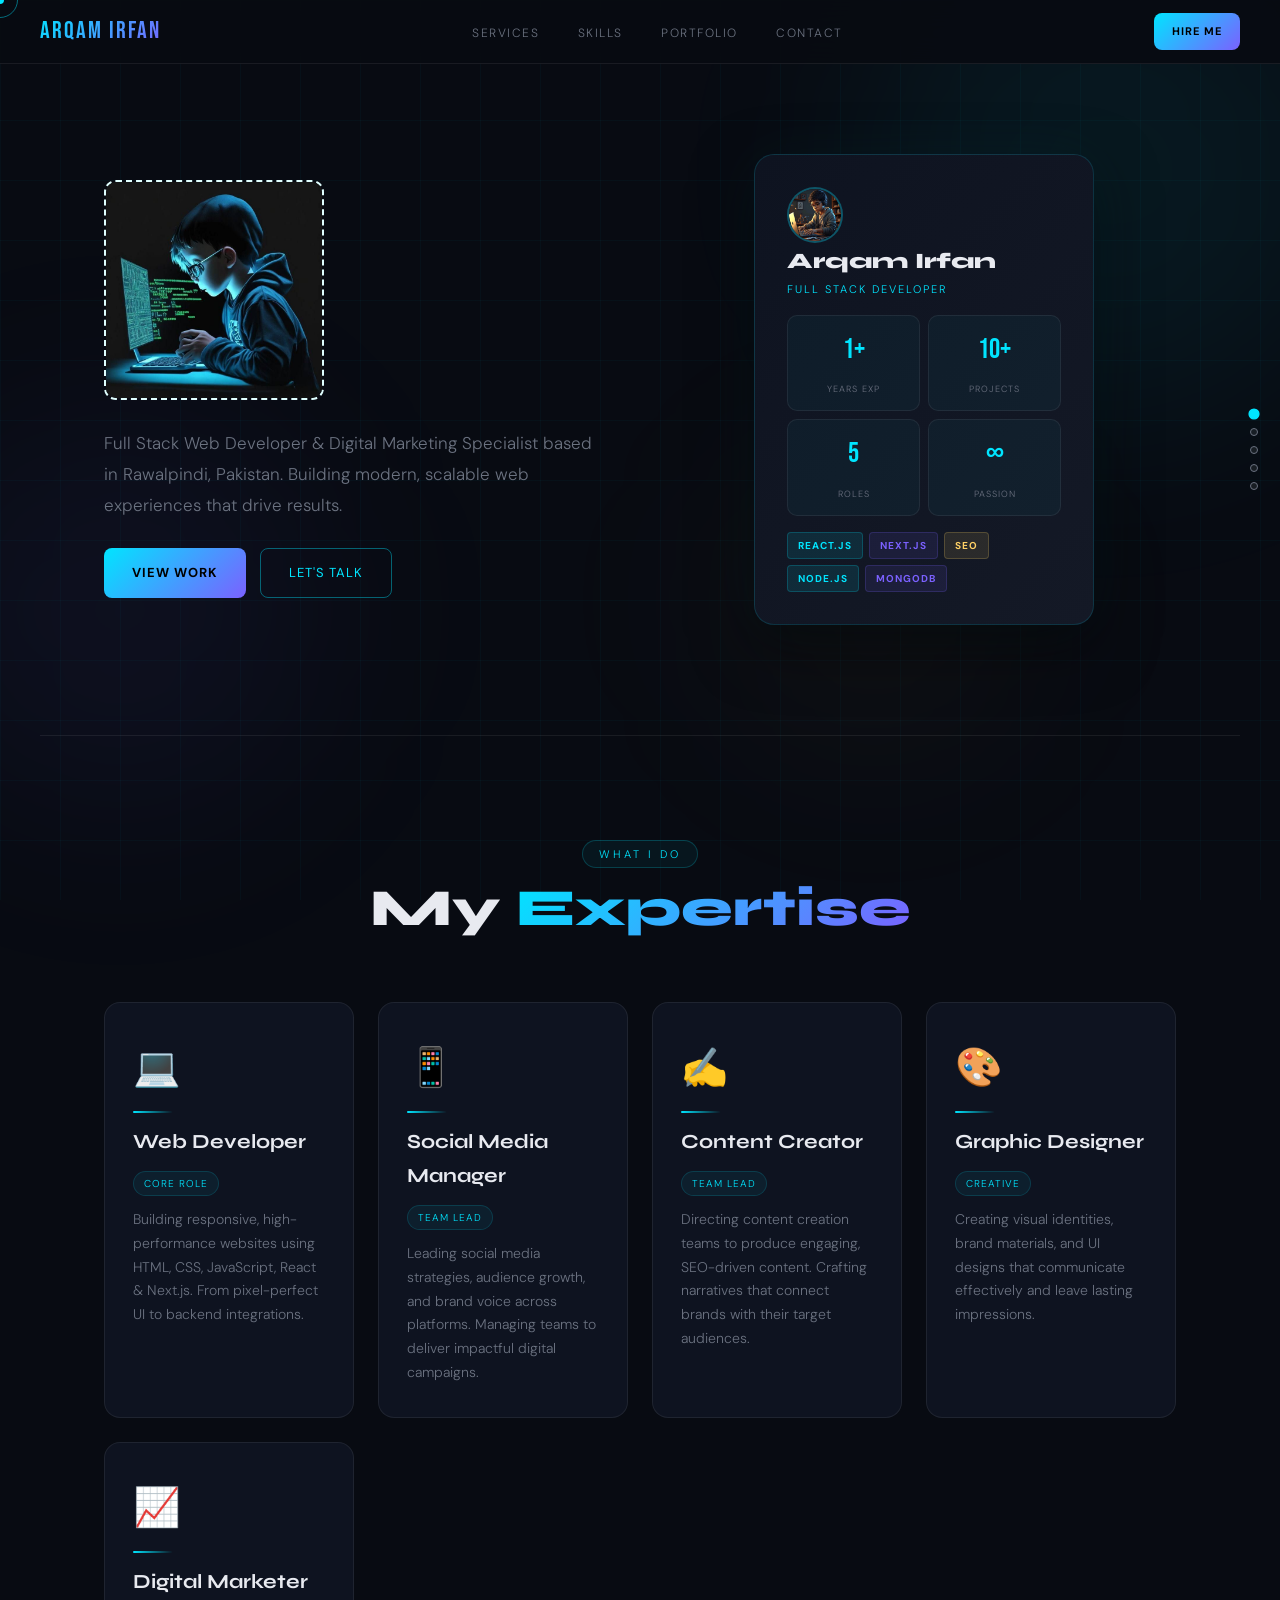
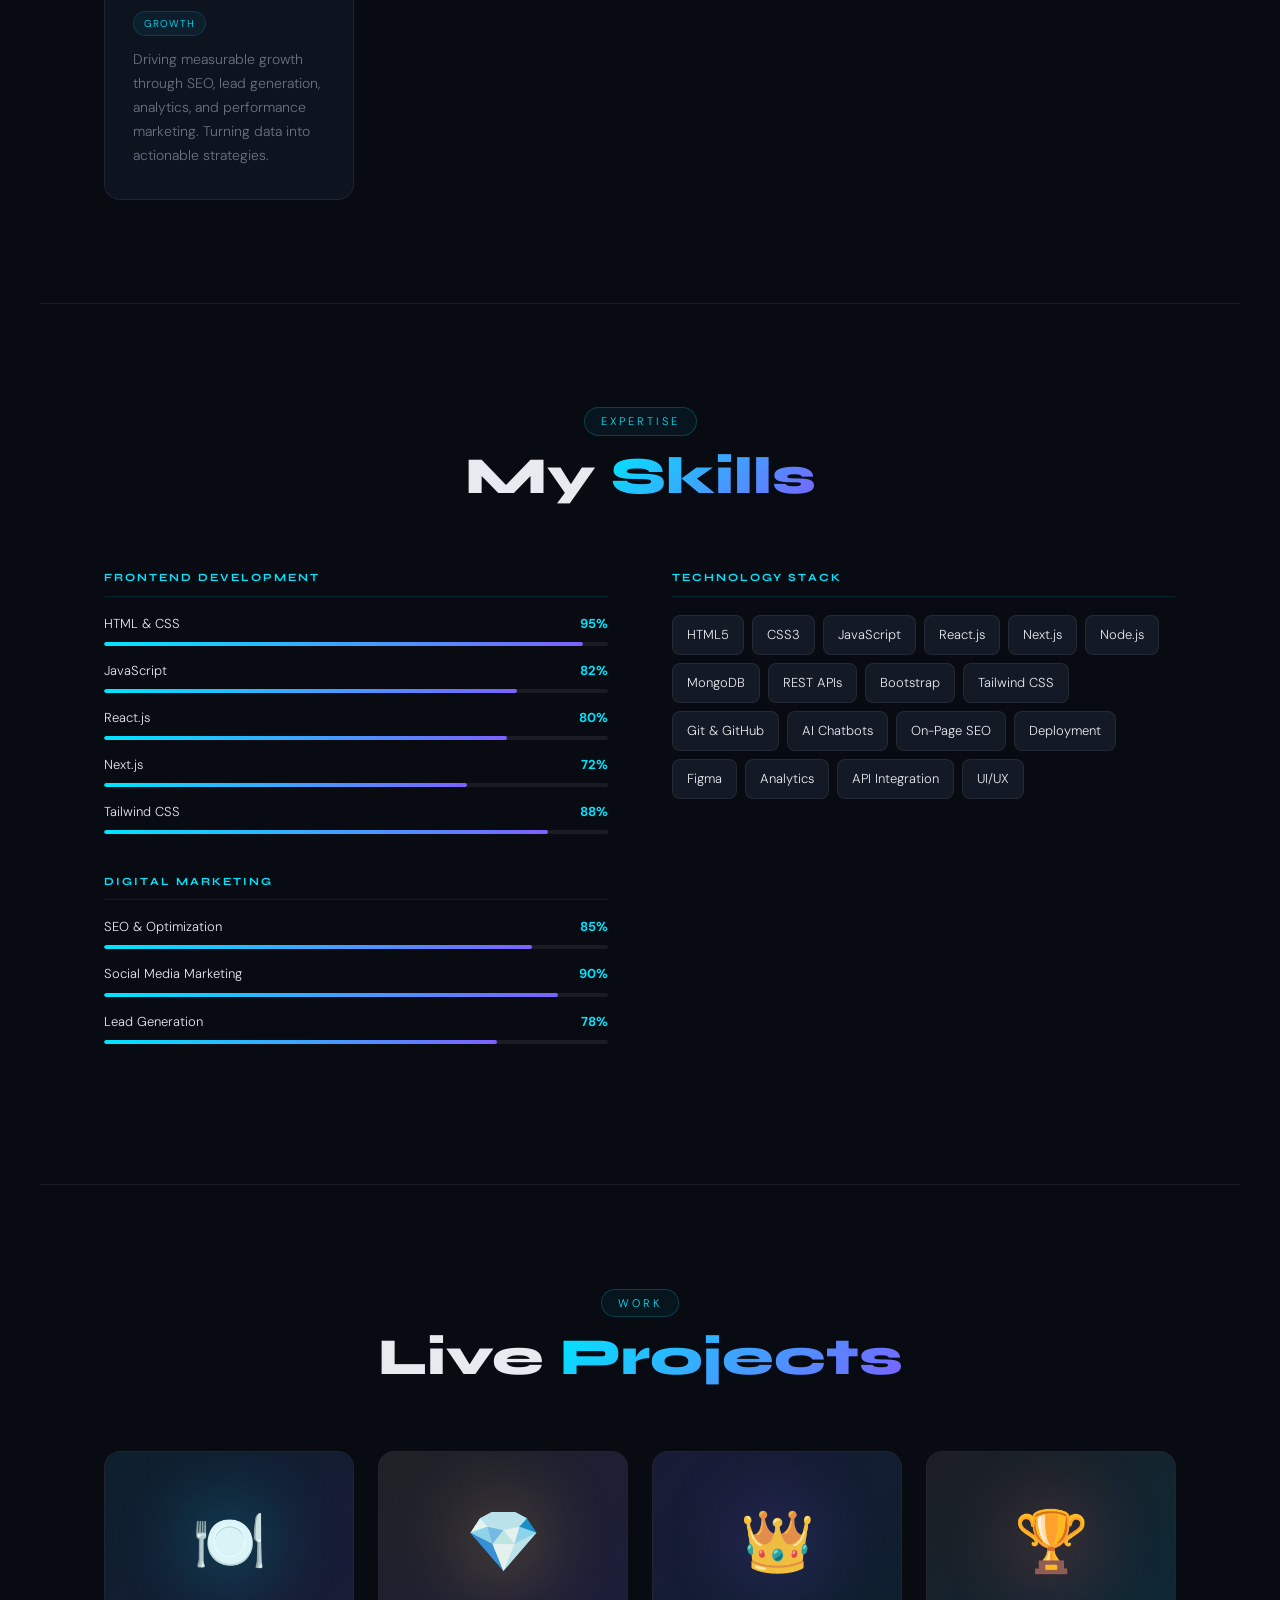
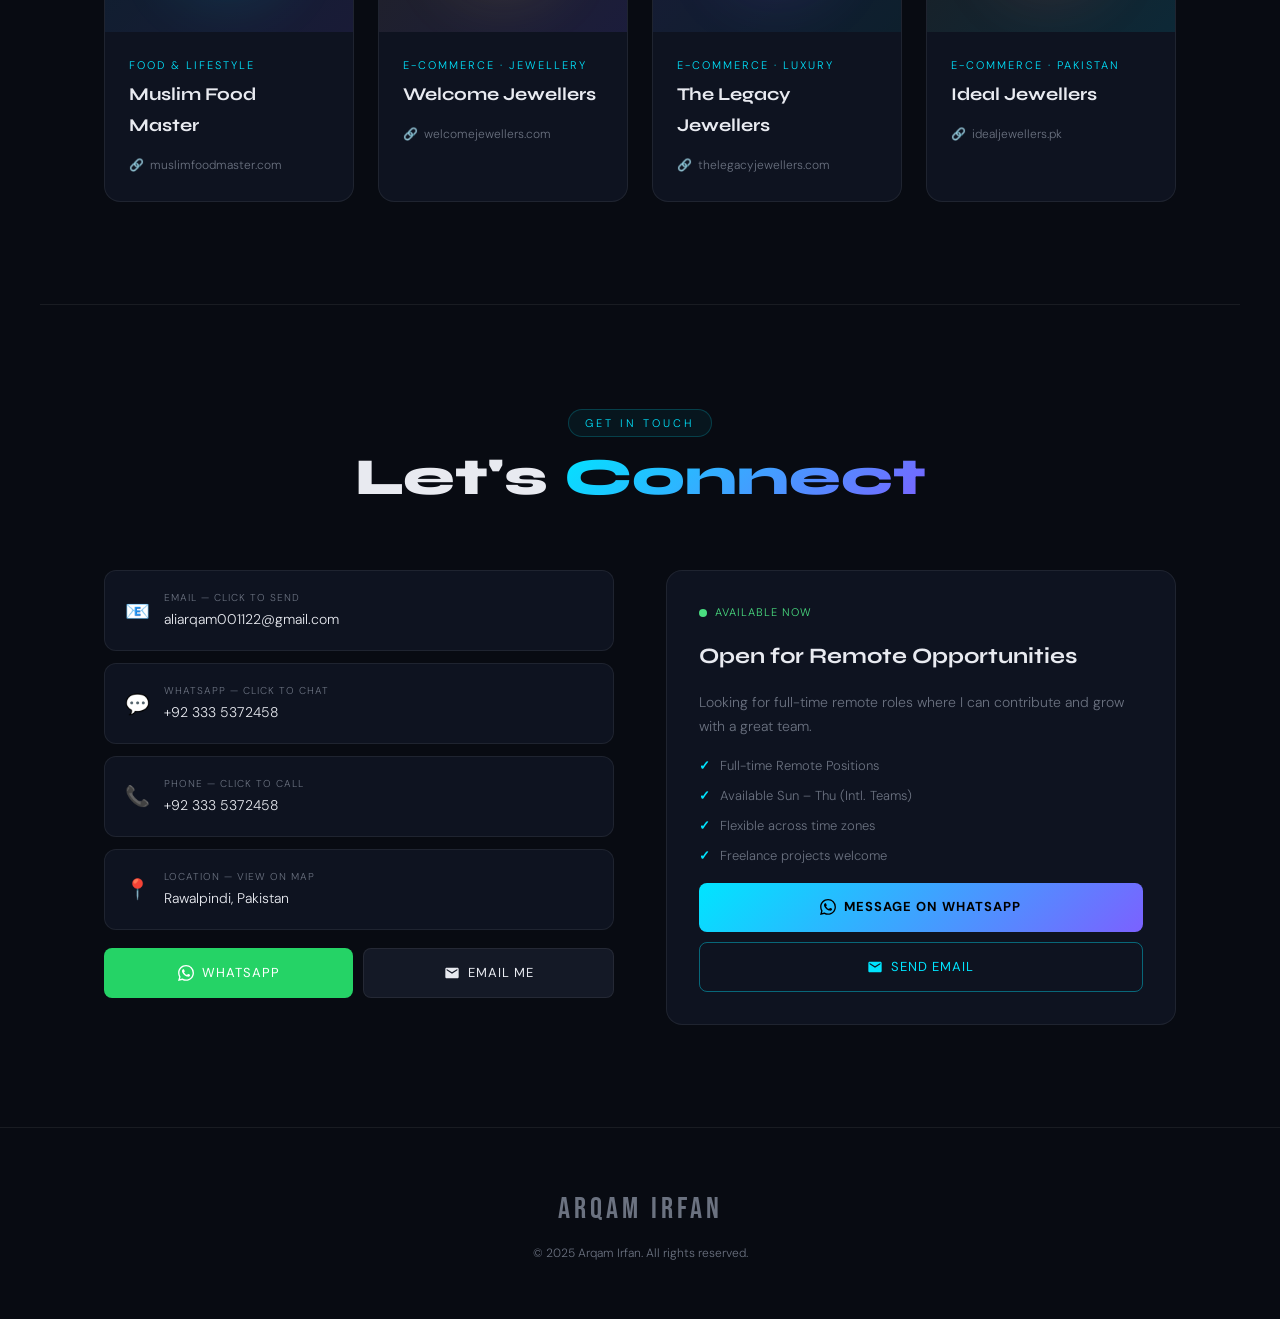
<file: index.html>
<!DOCTYPE html>
<html lang="en">
<head>
<meta charset="UTF-8">
<meta name="viewport" content="width=device-width, initial-scale=1.0, maximum-scale=1.0">
<title>Arqam Irfan — Portfolio</title>
<link href="https://fonts.googleapis.com/css2?family=Bebas+Neue&family=Syne:wght@400;700;800&family=DM+Sans:ital,opsz,wght@0,9..40,300;0,9..40,400;1,9..40,300&display=swap" rel="stylesheet">
<link rel="stylesheet" href="style.css">

</head>
<body>

<!-- Cursor -->
<div class="cursor" id="cursor"></div>
<div class="cursor-ring" id="cursorRing"></div>

<!-- Background -->
<div class="bg-grid"></div>
<div class="bg-orb orb1"></div>
<div class="bg-orb orb2"></div>
<div class="bg-orb orb3"></div>
<div class="particles" id="particles"></div>

<!-- Scroll Indicator -->
<div class="scroll-indicator">
  <div class="scroll-dot active" onclick="scrollTo({top:0,behavior:'smooth'})"></div>
  <div class="scroll-dot" onclick="document.getElementById('roles').scrollIntoView({behavior:'smooth'})"></div>
  <div class="scroll-dot" onclick="document.getElementById('skills').scrollIntoView({behavior:'smooth'})"></div>
  <div class="scroll-dot" onclick="document.getElementById('portfolio').scrollIntoView({behavior:'smooth'})"></div>
  <div class="scroll-dot" onclick="document.getElementById('contact').scrollIntoView({behavior:'smooth'})"></div>
</div>

<!-- NAV -->
<nav>
  <div class="nav-logo">Arqam Irfan</div>

  <button class="nav-toggle" id="navToggle" aria-label="Toggle menu" aria-expanded="false">
    <span></span><span></span><span></span>
  </button>

  <ul class="nav-links" id="navLinks">
    <li><a href="#roles"     class="nav-link">Services</a></li>
    <li><a href="#skills"    class="nav-link">Skills</a></li>
    <li><a href="#portfolio" class="nav-link">Portfolio</a></li>
    <li><a href="#contact"   class="nav-link">Contact</a></li>
  </ul>

  <a href="mailto:aliarqam001122@gmail.com" class="btn btn-primary nav-hire" style="padding:9px 18px;font-size:11px;">Hire Me</a>
</nav>

<main>

<!-- HERO -->
<section class="hero">
  <div class="hero-inner">

    <div class="hero-text">
      <img src="img/a.jpg" alt="Arqam Irfan" class="hero-photo">
      <p class="hero-sub">
        Full Stack Web Developer &amp; Digital Marketing Specialist based in Rawalpindi, Pakistan.
        Building modern, scalable web experiences that drive results.
      </p>
      <div class="hero-btns">
        <a href="#portfolio" class="btn btn-primary">View Work</a>
        <a href="#contact"   class="btn btn-outline">Let's Talk</a>
      </div>
    </div>

    <div class="hero-visual">
      <div class="scene">
        <div class="card-3d" id="heroCard">
          <div class="card-face">
            <div>
              <div class="card-avatar"><img src="img/b.jpg" alt="Arqam Irfan"></div>
              <div class="card-name-display">Arqam Irfan</div>
              <div class="card-title-display">Full Stack Developer</div>
            </div>
            <div class="card-stats">
              <div class="stat-box"><span class="stat-num">1+</span><span class="stat-label">Years Exp</span></div>
              <div class="stat-box"><span class="stat-num">10+</span><span class="stat-label">Projects</span></div>
              <div class="stat-box"><span class="stat-num">5</span><span class="stat-label">Roles</span></div>
              <div class="stat-box"><span class="stat-num">∞</span><span class="stat-label">Passion</span></div>
            </div>
            <div class="card-badges">
              <span class="badge badge-cyan">React.js</span>
              <span class="badge badge-purple">Next.js</span>
              <span class="badge badge-gold">SEO</span>
              <span class="badge badge-cyan">Node.js</span>
              <span class="badge badge-purple">MongoDB</span>
            </div>
          </div>
        </div>
      </div>
    </div>

  </div>
</section>

<div class="divider"></div>

<!-- ROLES -->
<section id="roles">
  <div class="section-header">
    <span class="section-label">What I Do</span>
    <h2 class="section-title">My <span>Expertise</span></h2>
  </div>
  <div class="roles-grid">

    <div class="role-card">
      <span class="role-icon">💻</span><div class="role-line"></div>
      <div class="role-name">Web Developer</div>
      <div class="role-badge">Core Role</div>
      <div class="role-desc">Building responsive, high-performance websites using HTML, CSS, JavaScript, React &amp; Next.js. From pixel-perfect UI to backend integrations.</div>
    </div>

    <div class="role-card">
      <span class="role-icon">📱</span><div class="role-line"></div>
      <div class="role-name">Social Media Manager</div>
      <div class="role-badge">Team Lead</div>
      <div class="role-desc">Leading social media strategies, audience growth, and brand voice across platforms. Managing teams to deliver impactful digital campaigns.</div>
    </div>

    <div class="role-card">
      <span class="role-icon">✍️</span><div class="role-line"></div>
      <div class="role-name">Content Creator</div>
      <div class="role-badge">Team Lead</div>
      <div class="role-desc">Directing content creation teams to produce engaging, SEO-driven content. Crafting narratives that connect brands with their target audiences.</div>
    </div>

    <div class="role-card">
      <span class="role-icon">🎨</span><div class="role-line"></div>
      <div class="role-name">Graphic Designer</div>
      <div class="role-badge">Creative</div>
      <div class="role-desc">Creating visual identities, brand materials, and UI designs that communicate effectively and leave lasting impressions.</div>
    </div>

    <div class="role-card">
      <span class="role-icon">📈</span><div class="role-line"></div>
      <div class="role-name">Digital Marketer</div>
      <div class="role-badge">Growth</div>
      <div class="role-desc">Driving measurable growth through SEO, lead generation, analytics, and performance marketing. Turning data into actionable strategies.</div>
    </div>

  </div>
</section>

<div class="divider"></div>

<!-- SKILLS -->
<section id="skills">
  <div class="section-header">
    <span class="section-label">Expertise</span>
    <h2 class="section-title">My <span>Skills</span></h2>
  </div>
  <div class="skills-layout">
    <div>
      <div class="skill-group">
        <div class="skill-group-title">Frontend Development</div>
        <div class="skill-item"><div class="skill-meta"><span>HTML &amp; CSS</span><span class="skill-pct">95%</span></div><div class="skill-bar"><div class="skill-fill" style="width:95%"></div></div></div>
        <div class="skill-item"><div class="skill-meta"><span>JavaScript</span><span class="skill-pct">82%</span></div><div class="skill-bar"><div class="skill-fill" style="width:82%"></div></div></div>
        <div class="skill-item"><div class="skill-meta"><span>React.js</span><span class="skill-pct">80%</span></div><div class="skill-bar"><div class="skill-fill" style="width:80%"></div></div></div>
        <div class="skill-item"><div class="skill-meta"><span>Next.js</span><span class="skill-pct">72%</span></div><div class="skill-bar"><div class="skill-fill" style="width:72%"></div></div></div>
        <div class="skill-item"><div class="skill-meta"><span>Tailwind CSS</span><span class="skill-pct">88%</span></div><div class="skill-bar"><div class="skill-fill" style="width:88%"></div></div></div>
      </div>
      <div class="skill-group">
        <div class="skill-group-title">Digital Marketing</div>
        <div class="skill-item"><div class="skill-meta"><span>SEO &amp; Optimization</span><span class="skill-pct">85%</span></div><div class="skill-bar"><div class="skill-fill" style="width:85%"></div></div></div>
        <div class="skill-item"><div class="skill-meta"><span>Social Media Marketing</span><span class="skill-pct">90%</span></div><div class="skill-bar"><div class="skill-fill" style="width:90%"></div></div></div>
        <div class="skill-item"><div class="skill-meta"><span>Lead Generation</span><span class="skill-pct">78%</span></div><div class="skill-bar"><div class="skill-fill" style="width:78%"></div></div></div>
      </div>
    </div>
    <div>
      <div class="skill-group-title" style="margin-bottom:18px;">Technology Stack</div>
      <div class="tech-cloud">
        <div class="tech-tag">HTML5</div><div class="tech-tag">CSS3</div>
        <div class="tech-tag">JavaScript</div><div class="tech-tag">React.js</div>
        <div class="tech-tag">Next.js</div><div class="tech-tag">Node.js</div>
        <div class="tech-tag">MongoDB</div><div class="tech-tag">REST APIs</div>
        <div class="tech-tag">Bootstrap</div><div class="tech-tag">Tailwind CSS</div>
        <div class="tech-tag">Git &amp; GitHub</div><div class="tech-tag">AI Chatbots</div>
        <div class="tech-tag">On-Page SEO</div><div class="tech-tag">Deployment</div>
        <div class="tech-tag">Figma</div><div class="tech-tag">Analytics</div>
        <div class="tech-tag">API Integration</div><div class="tech-tag">UI/UX</div>
      </div>
    </div>
  </div>
</section>

<div class="divider"></div>

<!-- PORTFOLIO -->
<section id="portfolio">
  <div class="section-header">
    <span class="section-label">Work</span>
    <h2 class="section-title">Live <span>Projects</span></h2>
  </div>
  <div class="portfolio-grid">

    <div class="portfolio-card">
      <div class="portfolio-thumb"><div class="thumb-glow"></div>🍽️</div>
      <div class="portfolio-info">
        <div class="portfolio-category">Food &amp; Lifestyle</div>
        <div class="portfolio-title">Muslim Food Master</div>
        <a href="https://muslimfoodmaster.com" target="_blank" class="portfolio-url"><span>🔗</span> muslimfoodmaster.com</a>
      </div>
    </div>

    <div class="portfolio-card">
      <div class="portfolio-thumb" style="background:linear-gradient(135deg,rgba(255,209,102,.08),rgba(123,97,255,.12))"><div class="thumb-glow" style="background:var(--gold)"></div>💎</div>
      <div class="portfolio-info">
        <div class="portfolio-category">E-Commerce · Jewellery</div>
        <div class="portfolio-title">Welcome Jewellers</div>
        <a href="https://welcomejewellers.com" target="_blank" class="portfolio-url"><span>🔗</span> welcomejewellers.com</a>
      </div>
    </div>

    <div class="portfolio-card">
      <div class="portfolio-thumb" style="background:linear-gradient(135deg,rgba(123,97,255,.1),rgba(0,229,255,.06))"><div class="thumb-glow" style="background:var(--accent2)"></div>👑</div>
      <div class="portfolio-info">
        <div class="portfolio-category">E-Commerce · Luxury</div>
        <div class="portfolio-title">The Legacy Jewellers</div>
        <a href="https://thelegacyjewellers.com" target="_blank" class="portfolio-url"><span>🔗</span> thelegacyjewellers.com</a>
      </div>
    </div>

    <div class="portfolio-card">
      <div class="portfolio-thumb" style="background:linear-gradient(135deg,rgba(255,209,102,.06),rgba(0,229,255,.1))"><div class="thumb-glow" style="background:#ff6b6b"></div>🏆</div>
      <div class="portfolio-info">
        <div class="portfolio-category">E-Commerce · Pakistan</div>
        <div class="portfolio-title">Ideal Jewellers</div>
        <a href="https://idealjewellers.pk" target="_blank" class="portfolio-url"><span>🔗</span> idealjewellers.pk</a>
      </div>
    </div>

  </div>
</section>

<div class="divider"></div>

<!-- CONTACT -->
<section id="contact">
  <div class="section-header">
    <span class="section-label">Get In Touch</span>
    <h2 class="section-title">Let's <span>Connect</span></h2>
  </div>
  <div class="contact-wrap">

    <div class="contact-info-list">
      <a href="mailto:aliarqam001122@gmail.com" class="contact-item">
        <div class="contact-icon">📧</div>
        <div class="contact-detail"><div class="contact-label">Email — Click to send</div><div class="contact-value">aliarqam001122@gmail.com</div></div>
      </a>
      <a href="https://wa.me/923335372458" target="_blank" class="contact-item">
        <div class="contact-icon">💬</div>
        <div class="contact-detail"><div class="contact-label">WhatsApp — Click to chat</div><div class="contact-value">+92 333 5372458</div></div>
      </a>
      <a href="tel:+923335372458" class="contact-item">
        <div class="contact-icon">📞</div>
        <div class="contact-detail"><div class="contact-label">Phone — Click to call</div><div class="contact-value">+92 333 5372458</div></div>
      </a>
      <a href="https://maps.google.com/?q=Rawalpindi,Pakistan" target="_blank" class="contact-item">
        <div class="contact-icon">📍</div>
        <div class="contact-detail"><div class="contact-label">Location — View on map</div><div class="contact-value">Rawalpindi, Pakistan</div></div>
      </a>
      <div class="contact-action-btns">
        <a href="https://wa.me/923335372458?text=Hi%20Arqam!%20I%20saw%20your%20portfolio%20and%20would%20like%20to%20discuss%20a%20project." target="_blank" class="btn btn-wa">
          <svg width="16" height="16" viewBox="0 0 24 24" fill="currentColor"><path d="M17.472 14.382c-.297-.149-1.758-.867-2.03-.967-.273-.099-.471-.148-.67.15-.197.297-.767.966-.94 1.164-.173.199-.347.223-.644.075-.297-.15-1.255-.463-2.39-1.475-.883-.788-1.48-1.761-1.653-2.059-.173-.297-.018-.458.13-.606.134-.133.298-.347.446-.52.149-.174.198-.298.298-.497.099-.198.05-.371-.025-.52-.075-.149-.669-1.612-.916-2.207-.242-.579-.487-.5-.669-.51-.173-.008-.371-.01-.57-.01-.198 0-.52.074-.792.372-.272.297-1.04 1.016-1.04 2.479 0 1.462 1.065 2.875 1.213 3.074.149.198 2.096 3.2 5.077 4.487.709.306 1.262.489 1.694.625.712.227 1.36.195 1.871.118.571-.085 1.758-.719 2.006-1.413.248-.694.248-1.289.173-1.413-.074-.124-.272-.198-.57-.347m-5.421 7.403h-.004a9.87 9.87 0 01-5.031-1.378l-.361-.214-3.741.982.998-3.648-.235-.374a9.86 9.86 0 01-1.51-5.26c.001-5.45 4.436-9.884 9.888-9.884 2.64 0 5.122 1.03 6.988 2.898a9.825 9.825 0 012.893 6.994c-.003 5.45-4.437 9.884-9.885 9.884m8.413-18.297A11.815 11.815 0 0012.05 0C5.495 0 .16 5.335.157 11.892c0 2.096.547 4.142 1.588 5.945L.057 24l6.305-1.654a11.882 11.882 0 005.683 1.448h.005c6.554 0 11.89-5.335 11.893-11.893a11.821 11.821 0 00-3.48-8.413z"/></svg>
          WhatsApp
        </a>
        <a href="mailto:aliarqam001122@gmail.com" class="btn btn-email">
          <svg width="16" height="16" viewBox="0 0 24 24" fill="currentColor"><path d="M20 4H4c-1.1 0-2 .9-2 2v12c0 1.1.9 2 2 2h16c1.1 0 2-.9 2-2V6c0-1.1-.9-2-2-2zm0 4l-8 5-8-5V6l8 5 8-5v2z"/></svg>
          Email Me
        </a>
      </div>
    </div>

    <div class="availability-card">
      <div class="avail-status"><span class="avail-dot"></span>Available Now</div>
      <div class="avail-title">Open for Remote Opportunities</div>
      <div class="avail-sub">Looking for full-time remote roles where I can contribute and grow with a great team.</div>
      <div class="avail-schedule">
        <div class="schedule-item">Full-time Remote Positions</div>
        <div class="schedule-item">Available Sun – Thu (Intl. Teams)</div>
        <div class="schedule-item">Flexible across time zones</div>
        <div class="schedule-item">Freelance projects welcome</div>
      </div>
      <div class="avail-btns">
        <a href="https://wa.me/923335372458?text=Hi%20Arqam!%20I%20saw%20your%20portfolio%20and%20would%20like%20to%20hire%20you." target="_blank" class="btn btn-primary">
          <svg width="16" height="16" viewBox="0 0 24 24" fill="currentColor"><path d="M17.472 14.382c-.297-.149-1.758-.867-2.03-.967-.273-.099-.471-.148-.67.15-.197.297-.767.966-.94 1.164-.173.199-.347.223-.644.075-.297-.15-1.255-.463-2.39-1.475-.883-.788-1.48-1.761-1.653-2.059-.173-.297-.018-.458.13-.606.134-.133.298-.347.446-.52.149-.174.198-.298.298-.497.099-.198.05-.371-.025-.52-.075-.149-.669-1.612-.916-2.207-.242-.579-.487-.5-.669-.51-.173-.008-.371-.01-.57-.01-.198 0-.52.074-.792.372-.272.297-1.04 1.016-1.04 2.479 0 1.462 1.065 2.875 1.213 3.074.149.198 2.096 3.2 5.077 4.487.709.306 1.262.489 1.694.625.712.227 1.36.195 1.871.118.571-.085 1.758-.719 2.006-1.413.248-.694.248-1.289.173-1.413-.074-.124-.272-.198-.57-.347m-5.421 7.403h-.004a9.87 9.87 0 01-5.031-1.378l-.361-.214-3.741.982.998-3.648-.235-.374a9.86 9.86 0 01-1.51-5.26c.001-5.45 4.436-9.884 9.888-9.884 2.64 0 5.122 1.03 6.988 2.898a9.825 9.825 0 012.893 6.994c-.003 5.45-4.437 9.884-9.885 9.884m8.413-18.297A11.815 11.815 0 0012.05 0C5.495 0 .16 5.335.157 11.892c0 2.096.547 4.142 1.588 5.945L.057 24l6.305-1.654a11.882 11.882 0 005.683 1.448h.005c6.554 0 11.89-5.335 11.893-11.893a11.821 11.821 0 00-3.48-8.413z"/></svg>
          Message on WhatsApp
        </a>
        <a href="mailto:aliarqam001122@gmail.com" class="btn btn-outline">
          <svg width="16" height="16" viewBox="0 0 24 24" fill="currentColor"><path d="M20 4H4c-1.1 0-2 .9-2 2v12c0 1.1.9 2 2 2h16c1.1 0 2-.9 2-2V6c0-1.1-.9-2-2-2zm0 4l-8 5-8-5V6l8 5 8-5v2z"/></svg>
          Send Email
        </a>
      </div>
    </div>

  </div>
</section>

</main>

<footer>
  <div class="footer-logo">ARQAM IRFAN</div>
  <div class="footer-copy">© 2025 Arqam Irfan. All rights reserved.</div>
</footer>

<script>
/* ── Hamburger menu ── */
const navToggle = document.getElementById('navToggle');
const navLinks  = document.getElementById('navLinks');

navToggle.addEventListener('click', () => {
  const isOpen = navLinks.classList.toggle('open');
  navToggle.classList.toggle('open', isOpen);
  navToggle.setAttribute('aria-expanded', isOpen);
  document.body.style.overflow = isOpen ? 'hidden' : '';
});

document.querySelectorAll('.nav-link').forEach(l => {
  l.addEventListener('click', () => {
    navLinks.classList.remove('open');
    navToggle.classList.remove('open');
    navToggle.setAttribute('aria-expanded','false');
    document.body.style.overflow = '';
  });
});

/* Close menu on outside tap */
document.addEventListener('click', e => {
  if(navLinks.classList.contains('open') && !navLinks.contains(e.target) && !navToggle.contains(e.target)){
    navLinks.classList.remove('open');
    navToggle.classList.remove('open');
    navToggle.setAttribute('aria-expanded','false');
    document.body.style.overflow = '';
  }
});

/* ── Custom cursor ── */
const cursor = document.getElementById('cursor');
const ring   = document.getElementById('cursorRing');
let mx=0,my=0,rx=0,ry=0;
document.addEventListener('mousemove', e => {
  mx=e.clientX; my=e.clientY;
  cursor.style.left=mx+'px'; cursor.style.top=my+'px';
});
(function anim(){
  rx+=(mx-rx)*.12; ry+=(my-ry)*.12;
  ring.style.left=rx+'px'; ring.style.top=ry+'px';
  requestAnimationFrame(anim);
})();

/* ── Particles ── */
const pc = document.getElementById('particles');
for(let i=0;i<30;i++){
  const p=document.createElement('div');
  p.className='particle';
  p.style.cssText=`left:${Math.random()*100}vw;animation-duration:${8+Math.random()*12}s;animation-delay:${Math.random()*12}s;width:${1+Math.random()*3}px;height:${1+Math.random()*3}px;background:${Math.random()>.5?'var(--accent)':'var(--accent2)'};`;
  pc.appendChild(p);
}

/* ── 3D tilt (mouse/trackpad only) ── */
if(window.matchMedia('(pointer:fine)').matches){
  const hc=document.getElementById('heroCard');
  if(hc){
    const sc=hc.closest('.scene');
    sc.addEventListener('mousemove',e=>{
      const r=sc.getBoundingClientRect();
      const dx=(e.clientX-r.left-r.width/2)/(r.width/2);
      const dy=(e.clientY-r.top-r.height/2)/(r.height/2);
      hc.style.animation='none';
      hc.style.transform=`rotateY(${dx*20}deg) rotateX(${-dy*15}deg) translateZ(10px)`;
    });
    sc.addEventListener('mouseleave',()=>{hc.style.animation='card3dFloat 8s ease-in-out infinite';});
  }
  document.querySelectorAll('.role-card').forEach(card=>{
    card.addEventListener('mousemove',e=>{
      const r=card.getBoundingClientRect();
      const dx=(e.clientX-r.left-r.width/2)/(r.width/2);
      const dy=(e.clientY-r.top-r.height/2)/(r.height/2);
      card.style.transform=`translateY(-12px) rotateX(${-dy*8}deg) rotateY(${dx*8}deg)`;
    });
    card.addEventListener('mouseleave',()=>{card.style.transform='';});
  });
}

/* ── Scroll dots ── */
const dots=document.querySelectorAll('.scroll-dot');
const sEls=[document.querySelector('.hero'),
  ...['roles','skills','portfolio','contact'].map(id=>document.getElementById(id))];
window.addEventListener('scroll',()=>{
  const mid=window.scrollY+window.innerHeight/2;
  sEls.forEach((el,i)=>{
    if(!el)return;
    if(mid>=el.offsetTop&&mid<(sEls[i+1]?.offsetTop??Infinity)){
      dots.forEach(d=>d.classList.remove('active'));
      dots[i]?.classList.add('active');
    }
  });
},{passive:true});
</script>
</body>
</html>
</file>
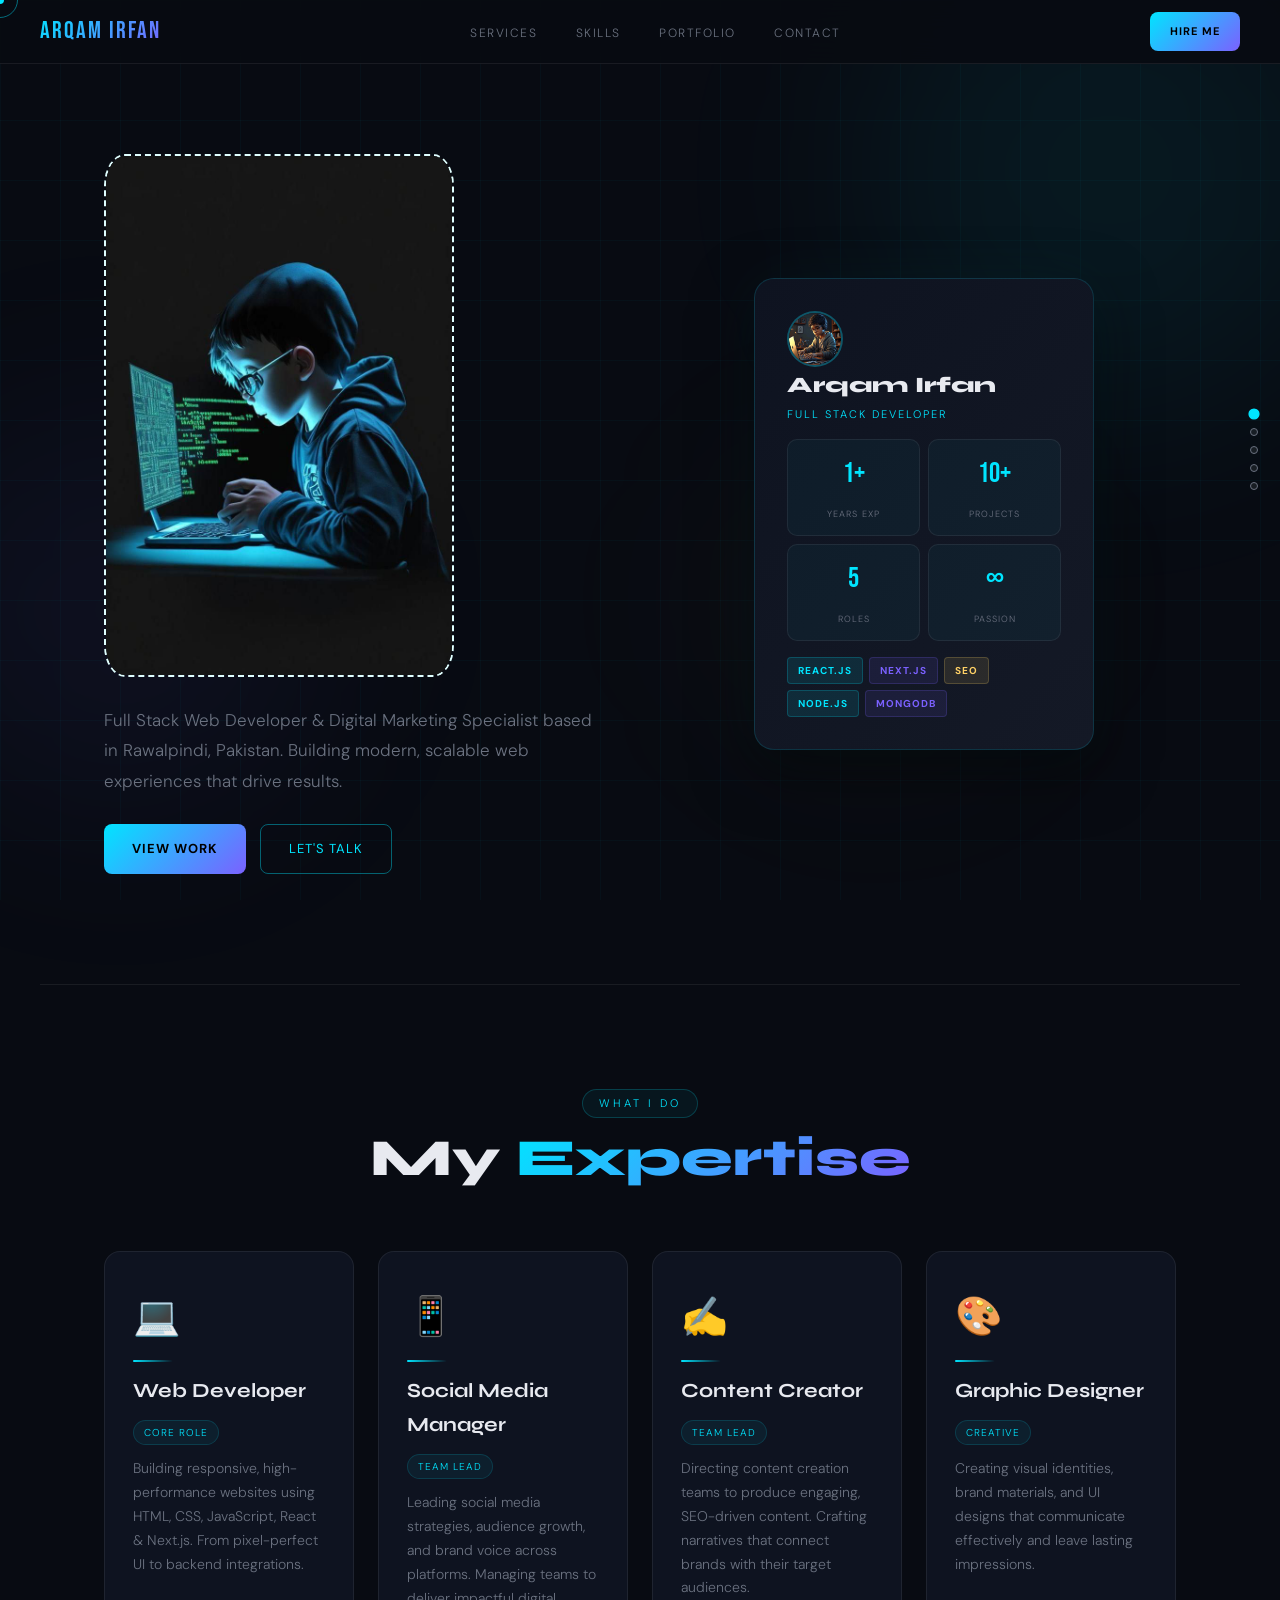
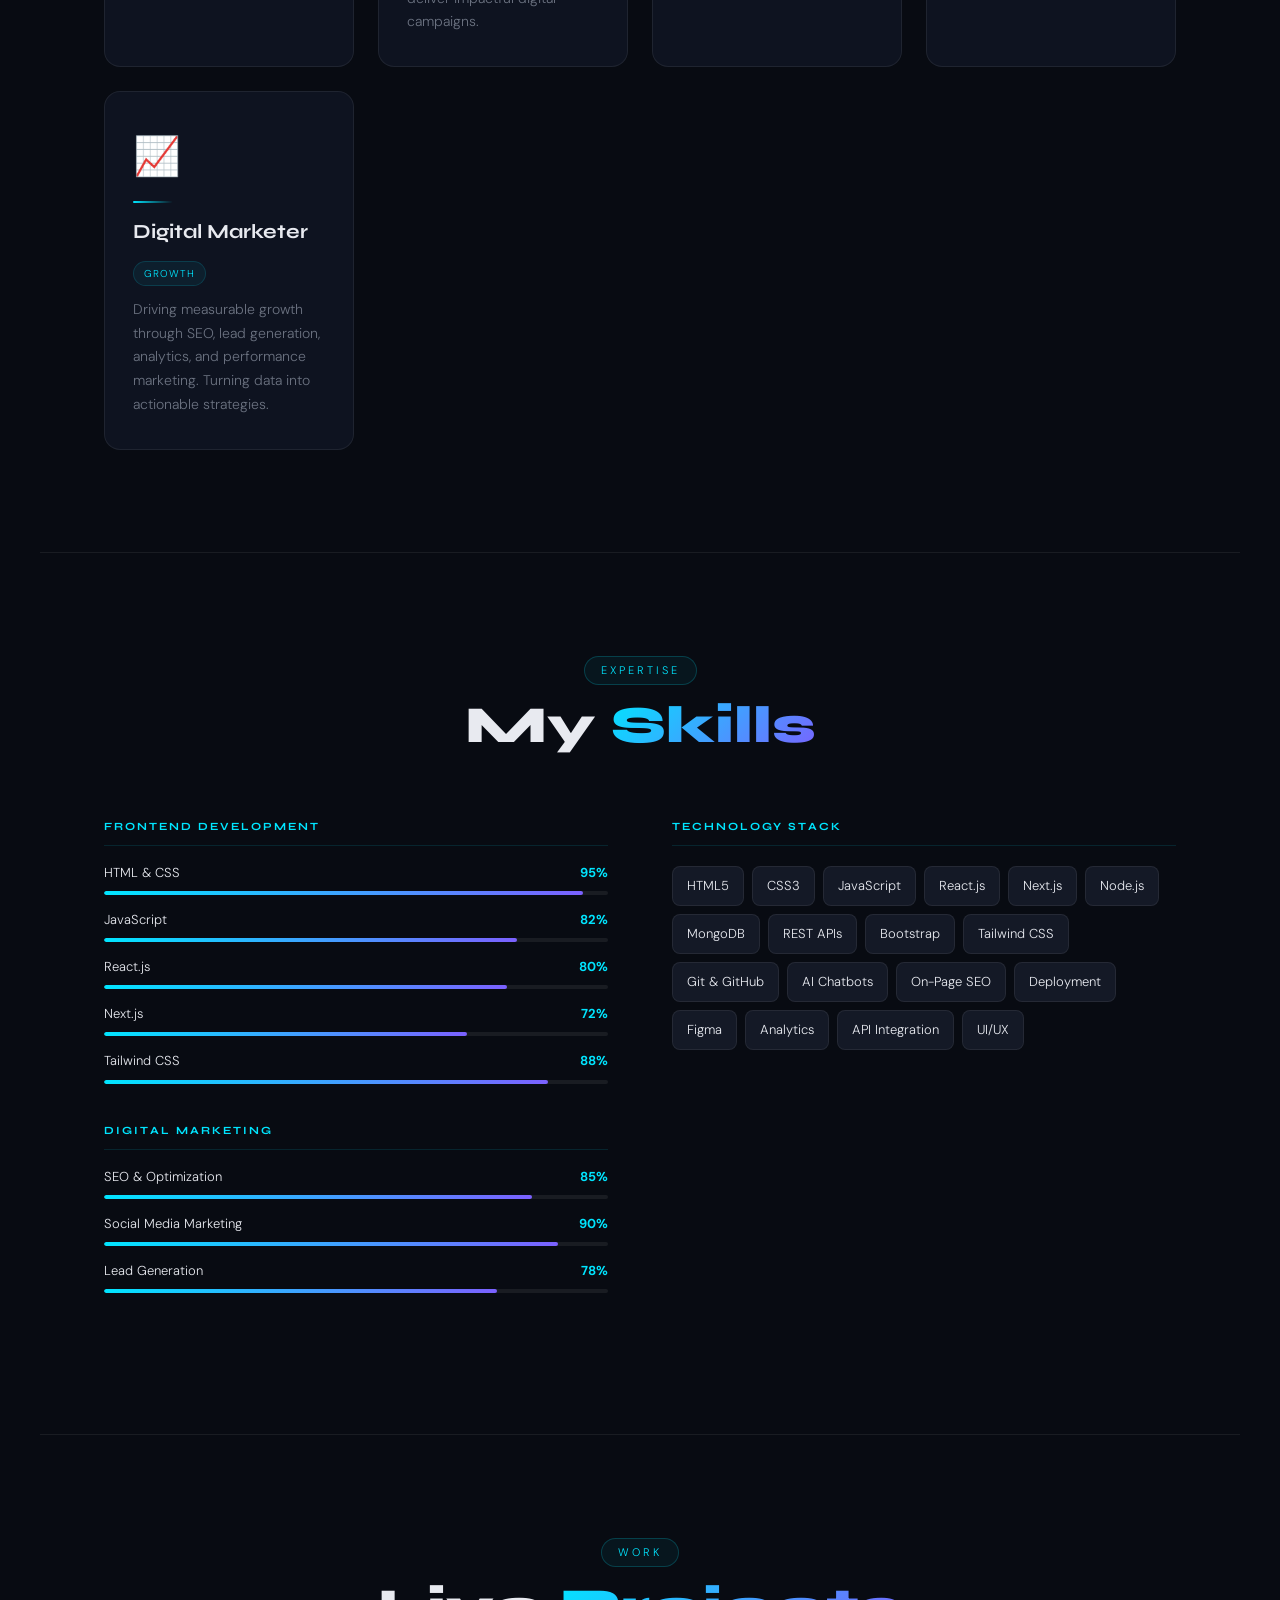
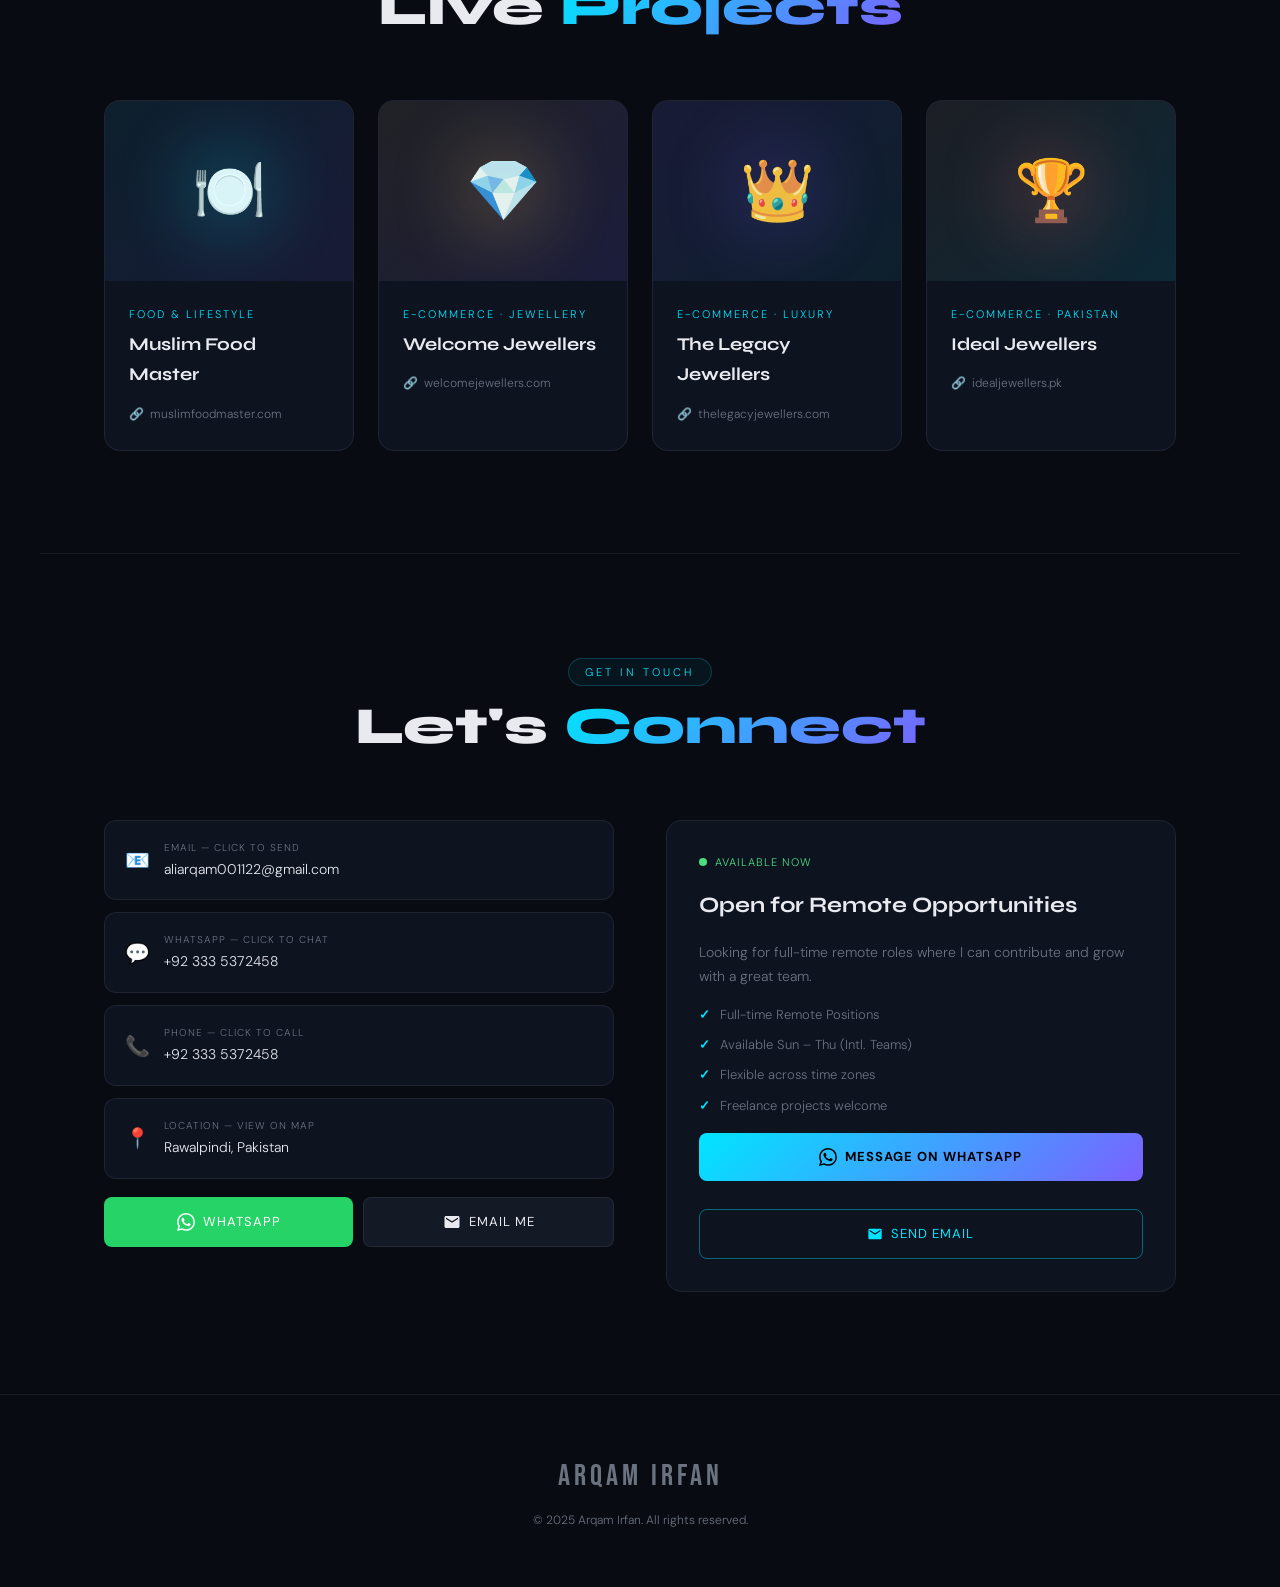
<file: Index.html>
<!DOCTYPE html>
<html lang="en">
<head>
<meta charset="UTF-8">
<meta name="viewport" content="width=device-width, initial-scale=1.0">
<title>Arqam Irfan — Portfolio</title>
<link href="https://fonts.googleapis.com/css2?family=Bebas+Neue&family=Syne:wght@400;700;800&family=DM+Sans:ital,wght@0,300;0,400;1,300&display=swap" rel="stylesheet">
<link rel="stylesheet" href="style.css">
 
</head>
<body>

<!-- Cursor -->
<div class="cursor" id="cursor"></div>
<div class="cursor-ring" id="cursorRing"></div>

<!-- Background -->
<div class="bg-grid"></div>
<div class="bg-orb orb1"></div>
<div class="bg-orb orb2"></div>
<div class="bg-orb orb3"></div>

<!-- Particles -->
<div class="particles" id="particles"></div>

<!-- Scroll Indicator -->
<div class="scroll-indicator">
  <div class="scroll-dot active" onclick="scrollTo(0,0)"></div>
  <div class="scroll-dot" onclick="document.getElementById('roles').scrollIntoView()"></div>
  <div class="scroll-dot" onclick="document.getElementById('skills').scrollIntoView()"></div>
  <div class="scroll-dot" onclick="document.getElementById('portfolio').scrollIntoView()"></div>
  <div class="scroll-dot" onclick="document.getElementById('contact').scrollIntoView()"></div>
</div>

<!-- Nav -->
<nav>
  <div class="nav-logo">Arqam Irfan</div>
  <ul class="nav-links">
    <li><a href="#roles">Services</a></li>
    <li><a href="#skills">Skills</a></li>
    <li><a href="#portfolio">Portfolio</a></li>
    <li><a href="#contact">Contact</a></li>
  </ul>
  <a href="mailto:aliarqam001122@gmail.com" class="btn btn-primary" style="padding:10px 20px;font-size:11px;">Hire Me</a>
</nav>

<main>

<!-- ─── HERO ─── -->
<section class="hero">
  <div class="hero-inner">
    <div class="hero-text">
      <!-- <div class="hero-photo-wrap">
        <img src="/img/b" alt="Arqam Irfan" class="hero-photo">
        <div class="hero-photo-ring"></div>
      </div> -->
      <!-- <div class="hero-tag">✦ Available for Remote Work</div> -->
      <!-- <h1 class="hero-name">
        <span class="line1">Arqam</span>
        <span class="line2">Irfan</span>
      </h1> -->
<img src="img/a.jpg" alt="profile pic" width="350px" style="border: 2px dashed lightcyan; border-radius: 6%; ">

      <p class="hero-sub">Full Stack Web Developer & Digital Marketing Specialist based in Rawalpindi, Pakistan. Building modern, scalable web experiences that drive results.</p>
      <div class="hero-btns">
        <a href="#portfolio" class="btn btn-primary">View Work</a>
        <a href="#contact" class="btn btn-outline">Let's Talk</a>
      </div>
    </div>
    <div class="hero-visual">
      <div class="scene">
        <div class="card-3d tilt-container" id="heroCard">
          <div class="card-face">
            <div>
              <div class="card-avatar">
                <img src="/img/b.jpg" alt="Arqam Irfan">
              </div>
              <div class="card-name-display">Arqam Irfan</div>
              <div class="card-title-display">Full Stack Developer</div>
            </div>
            <div class="card-stats">
              <div class="stat-box">
                <span class="stat-num">1+</span>
                <span class="stat-label">Years Exp</span>
              </div>
              <div class="stat-box">
                <span class="stat-num">10+</span>
                <span class="stat-label">Projects</span>
              </div>
              <div class="stat-box">
                <span class="stat-num">5</span>
                <span class="stat-label">Roles</span>
              </div>
              <div class="stat-box">
                <span class="stat-num">∞</span>
                <span class="stat-label">Passion</span>
              </div>
            </div>
            <div class="card-badges">
              <span class="badge badge-cyan">React.js</span>
              <span class="badge badge-purple">Next.js</span>
              <span class="badge badge-gold">SEO</span>
              <span class="badge badge-cyan">Node.js</span>
              <span class="badge badge-purple">MongoDB</span>
            </div>
          </div>
        </div>
      </div>
    </div>
  </div>
</section>

<div class="divider"></div>

<!-- ─── ROLES ─── -->
<section id="roles">
  <div class="section-header">
    <span class="section-label">What I Do</span>
    <h2 class="section-title">My <span>Expertise</span></h2>
  </div>
  <div class="roles-grid">

    <div class="role-card">
      <span class="role-icon">💻</span>
      <div class="role-line"></div>
      <div class="role-name">Web Developer</div>
      <div class="role-badge">Core Role</div>
      <div class="role-desc">Building responsive, high-performance websites using HTML, CSS, JavaScript, React & Next.js. From pixel-perfect UI to backend integrations.</div>
    </div>

    <div class="role-card">
      <span class="role-icon">📱</span>
      <div class="role-line"></div>
      <div class="role-name">Social Media Manager</div>
      <div class="role-badge">Team Lead</div>
      <div class="role-desc">Leading social media strategies, audience growth, and brand voice across platforms. Managing teams to deliver impactful digital campaigns.</div>
    </div>

    <div class="role-card">
      <span class="role-icon">✍️</span>
      <div class="role-line"></div>
      <div class="role-name">Content Creator</div>
      <div class="role-badge">Team Lead</div>
      <div class="role-desc">Directing content creation teams to produce engaging, SEO-driven content. Crafting narratives that connect brands with their target audiences.</div>
    </div>

    <div class="role-card">
      <span class="role-icon">🎨</span>
      <div class="role-line"></div>
      <div class="role-name">Graphic Designer</div>
      <div class="role-badge">Creative</div>
      <div class="role-desc">Creating visual identities, brand materials, and UI designs that communicate effectively and leave lasting impressions.</div>
    </div>

    <div class="role-card">
      <span class="role-icon">📈</span>
      <div class="role-line"></div>
      <div class="role-name">Digital Marketer</div>
      <div class="role-badge">Growth</div>
      <div class="role-desc">Driving measurable growth through SEO, lead generation, analytics, and performance marketing. Turning data into actionable strategies.</div>
    </div>

  </div>
</section>

<div class="divider"></div>

<!-- ─── SKILLS ─── -->
<section id="skills">
  <div class="section-header">
    <span class="section-label">Expertise</span>
    <h2 class="section-title">My <span>Skills</span></h2>
  </div>
  <div class="skills-layout">
    <div>
      <div class="skill-group">
        <div class="skill-group-title">Frontend Development</div>

        <div class="skill-item">
          <div class="skill-meta"><span>HTML & CSS</span><span class="skill-pct">95%</span></div>
          <div class="skill-bar"><div class="skill-fill" style="width:95%"></div></div>
        </div>
        <div class="skill-item">
          <div class="skill-meta"><span>JavaScript</span><span class="skill-pct">82%</span></div>
          <div class="skill-bar"><div class="skill-fill" style="width:82%"></div></div>
        </div>
        <div class="skill-item">
          <div class="skill-meta"><span>React.js</span><span class="skill-pct">80%</span></div>
          <div class="skill-bar"><div class="skill-fill" style="width:80%"></div></div>
        </div>
        <div class="skill-item">
          <div class="skill-meta"><span>Next.js</span><span class="skill-pct">72%</span></div>
          <div class="skill-bar"><div class="skill-fill" style="width:72%"></div></div>
        </div>
        <div class="skill-item">
          <div class="skill-meta"><span>Tailwind CSS</span><span class="skill-pct">88%</span></div>
          <div class="skill-bar"><div class="skill-fill" style="width:88%"></div></div>
        </div>
      </div>

      <div class="skill-group">
        <div class="skill-group-title">Digital Marketing</div>
        <div class="skill-item">
          <div class="skill-meta"><span>SEO & Optimization</span><span class="skill-pct">85%</span></div>
          <div class="skill-bar"><div class="skill-fill" style="width:85%"></div></div>
        </div>
        <div class="skill-item">
          <div class="skill-meta"><span>Social Media Marketing</span><span class="skill-pct">90%</span></div>
          <div class="skill-bar"><div class="skill-fill" style="width:90%"></div></div>
        </div>
        <div class="skill-item">
          <div class="skill-meta"><span>Lead Generation</span><span class="skill-pct">78%</span></div>
          <div class="skill-bar"><div class="skill-fill" style="width:78%"></div></div>
        </div>
      </div>
    </div>

    <div>
      <div class="skill-group-title" style="margin-bottom:20px;">Technology Stack</div>
      <div class="tech-cloud">
        <div class="tech-tag">HTML5</div>
        <div class="tech-tag">CSS3</div>
        <div class="tech-tag">JavaScript</div>
        <div class="tech-tag">React.js</div>
        <div class="tech-tag">Next.js</div>
        <div class="tech-tag">Node.js</div>
        <div class="tech-tag">MongoDB</div>
        <div class="tech-tag">REST APIs</div>
        <div class="tech-tag">Bootstrap</div>
        <div class="tech-tag">Tailwind CSS</div>
        <div class="tech-tag">Git & GitHub</div>
        <div class="tech-tag">AI Chatbots</div>
        <div class="tech-tag">On-Page SEO</div>
        <div class="tech-tag">Deployment</div>
        <div class="tech-tag">Figma</div>
        <div class="tech-tag">Analytics</div>
        <div class="tech-tag">API Integration</div>
        <div class="tech-tag">UI/UX</div>
      </div>
    </div>
  </div>
</section>

<div class="divider"></div>

<!-- ─── PORTFOLIO ─── -->
<section id="portfolio">
  <div class="section-header">
    <span class="section-label">Work</span>
    <h2 class="section-title">Live <span>Projects</span></h2>
  </div>
  <div class="portfolio-grid">

    <div class="portfolio-card">
      <div class="portfolio-thumb">
        <div class="thumb-glow"></div>
        🍽️
      </div>
      <div class="portfolio-info">
        <div class="portfolio-category">Food & Lifestyle</div>
        <div class="portfolio-title">Muslim Food Master</div>
        <a href="https://muslimfoodmaster.com" target="_blank" class="portfolio-url">
          <span>🔗</span> muslimfoodmaster.com
        </a>
      </div>
    </div>

    <div class="portfolio-card">
      <div class="portfolio-thumb" style="background: linear-gradient(135deg, rgba(255,209,102,0.08), rgba(123,97,255,0.12));">
        <div class="thumb-glow" style="background:var(--gold)"></div>
        💎
      </div>
      <div class="portfolio-info">
        <div class="portfolio-category">E-Commerce · Jewellery</div>
        <div class="portfolio-title">Welcome Jewellers</div>
        <a href="https://welcomejewellers.com" target="_blank" class="portfolio-url">
          <span>🔗</span> welcomejewellers.com
        </a>
      </div>
    </div>

    <div class="portfolio-card">
      <div class="portfolio-thumb" style="background: linear-gradient(135deg, rgba(123,97,255,0.1), rgba(0,229,255,0.06));">
        <div class="thumb-glow" style="background:var(--accent2)"></div>
        👑
      </div>
      <div class="portfolio-info">
        <div class="portfolio-category">E-Commerce · Luxury</div>
        <div class="portfolio-title">The Legacy Jewellers</div>
        <a href="https://thelegacyjewellers.com" target="_blank" class="portfolio-url">
          <span>🔗</span> thelegacyjewellers.com
        </a>
      </div>
    </div>

    <div class="portfolio-card">
      <div class="portfolio-thumb" style="background: linear-gradient(135deg, rgba(255,209,102,0.06), rgba(0,229,255,0.1));">
        <div class="thumb-glow" style="background:#ff6b6b"></div>
        🏆
      </div>
      <div class="portfolio-info">
        <div class="portfolio-category">E-Commerce · Pakistan</div>
        <div class="portfolio-title">Ideal Jewellers</div>
        <a href="https://idealjewellers.pk" target="_blank" class="portfolio-url">
          <span>🔗</span> idealjewellers.pk
        </a>
      </div>
    </div>

  </div>
</section>

<div class="divider"></div>

<!-- ─── CONTACT ─── -->
<section id="contact">
  <div class="section-header">
    <span class="section-label">Get In Touch</span>
    <h2 class="section-title">Let's <span>Connect</span></h2>
  </div>
  <div class="contact-wrap">
    <div class="contact-info-list">
      <a href="mailto:aliarqam001122@gmail.com" class="contact-item">
        <div class="contact-icon">📧</div>
        <div class="contact-detail">
          <div class="contact-label">Email — Click to send</div>
          <div class="contact-value">aliarqam001122@gmail.com</div>
        </div>
      </a>
      <a href="https://wa.me/923335372458" target="_blank" class="contact-item">
        <div class="contact-icon">💬</div>
        <div class="contact-detail">
          <div class="contact-label">WhatsApp — Click to chat</div>
          <div class="contact-value">+92 333 5372458</div>
        </div>
      </a>
      <a href="tel:+923335372458" class="contact-item">
        <div class="contact-icon">📞</div>
        <div class="contact-detail">
          <div class="contact-label">Phone — Click to call</div>
          <div class="contact-value">+92 333 5372458</div>
        </div>
      </a>
      <a href="https://maps.google.com/?q=Rawalpindi,Pakistan" target="_blank" class="contact-item">
        <div class="contact-icon">📍</div>
        <div class="contact-detail">
          <div class="contact-label">Location — View on map</div>
          <div class="contact-value">Rawalpindi, Pakistan</div>
        </div>
      </a>
      <div class="contact-action-btns">
        <a href="https://wa.me/923335372458?text=Hi%20Arqam!%20I%20saw%20your%20portfolio%20and%20would%20like%20to%20discuss%20a%20project." target="_blank" class="btn btn-wa">
          <svg width="18" height="18" viewBox="0 0 24 24" fill="currentColor"><path d="M17.472 14.382c-.297-.149-1.758-.867-2.03-.967-.273-.099-.471-.148-.67.15-.197.297-.767.966-.94 1.164-.173.199-.347.223-.644.075-.297-.15-1.255-.463-2.39-1.475-.883-.788-1.48-1.761-1.653-2.059-.173-.297-.018-.458.13-.606.134-.133.298-.347.446-.52.149-.174.198-.298.298-.497.099-.198.05-.371-.025-.52-.075-.149-.669-1.612-.916-2.207-.242-.579-.487-.5-.669-.51-.173-.008-.371-.01-.57-.01-.198 0-.52.074-.792.372-.272.297-1.04 1.016-1.04 2.479 0 1.462 1.065 2.875 1.213 3.074.149.198 2.096 3.2 5.077 4.487.709.306 1.262.489 1.694.625.712.227 1.36.195 1.871.118.571-.085 1.758-.719 2.006-1.413.248-.694.248-1.289.173-1.413-.074-.124-.272-.198-.57-.347m-5.421 7.403h-.004a9.87 9.87 0 01-5.031-1.378l-.361-.214-3.741.982.998-3.648-.235-.374a9.86 9.86 0 01-1.51-5.26c.001-5.45 4.436-9.884 9.888-9.884 2.64 0 5.122 1.03 6.988 2.898a9.825 9.825 0 012.893 6.994c-.003 5.45-4.437 9.884-9.885 9.884m8.413-18.297A11.815 11.815 0 0012.05 0C5.495 0 .16 5.335.157 11.892c0 2.096.547 4.142 1.588 5.945L.057 24l6.305-1.654a11.882 11.882 0 005.683 1.448h.005c6.554 0 11.89-5.335 11.893-11.893a11.821 11.821 0 00-3.48-8.413z"/></svg>
          WhatsApp
        </a>
        <a href="mailto:aliarqam001122@gmail.com" class="btn btn-email">
          <svg width="18" height="18" viewBox="0 0 24 24" fill="currentColor"><path d="M20 4H4c-1.1 0-2 .9-2 2v12c0 1.1.9 2 2 2h16c1.1 0 2-.9 2-2V6c0-1.1-.9-2-2-2zm0 4l-8 5-8-5V6l8 5 8-5v2z"/></svg>
          Email Me
        </a>
      </div>
    </div>

    <div class="availability-card">
      <div class="avail-status">
        <span class="avail-dot"></span>
        Available Now
      </div>
      <div class="avail-title">Open for Remote Opportunities</div>
      <div class="avail-sub">Looking for full-time remote roles where I can contribute and grow with a great team.</div>
      <div class="avail-schedule">
        <div class="schedule-item">Full-time Remote Positions</div>
        <div class="schedule-item">Available Sun – Thu (Intl. Teams)</div>
        <div class="schedule-item">Flexible across time zones</div>
        <div class="schedule-item">Freelance projects welcome</div>
      </div>
      <a href="https://wa.me/923335372458?text=Hi%20Arqam!%20I%20saw%20your%20portfolio%20and%20would%20like%20to%20hire%20you." target="_blank" class="btn btn-primary" style="width:100%;text-align:center;display:flex;align-items:center;justify-content:center;gap:8px;margin-bottom:12px;">
        <svg width="18" height="18" viewBox="0 0 24 24" fill="currentColor"><path d="M17.472 14.382c-.297-.149-1.758-.867-2.03-.967-.273-.099-.471-.148-.67.15-.197.297-.767.966-.94 1.164-.173.199-.347.223-.644.075-.297-.15-1.255-.463-2.39-1.475-.883-.788-1.48-1.761-1.653-2.059-.173-.297-.018-.458.13-.606.134-.133.298-.347.446-.52.149-.174.198-.298.298-.497.099-.198.05-.371-.025-.52-.075-.149-.669-1.612-.916-2.207-.242-.579-.487-.5-.669-.51-.173-.008-.371-.01-.57-.01-.198 0-.52.074-.792.372-.272.297-1.04 1.016-1.04 2.479 0 1.462 1.065 2.875 1.213 3.074.149.198 2.096 3.2 5.077 4.487.709.306 1.262.489 1.694.625.712.227 1.36.195 1.871.118.571-.085 1.758-.719 2.006-1.413.248-.694.248-1.289.173-1.413-.074-.124-.272-.198-.57-.347m-5.421 7.403h-.004a9.87 9.87 0 01-5.031-1.378l-.361-.214-3.741.982.998-3.648-.235-.374a9.86 9.86 0 01-1.51-5.26c.001-5.45 4.436-9.884 9.888-9.884 2.64 0 5.122 1.03 6.988 2.898a9.825 9.825 0 012.893 6.994c-.003 5.45-4.437 9.884-9.885 9.884m8.413-18.297A11.815 11.815 0 0012.05 0C5.495 0 .16 5.335.157 11.892c0 2.096.547 4.142 1.588 5.945L.057 24l6.305-1.654a11.882 11.882 0 005.683 1.448h.005c6.554 0 11.89-5.335 11.893-11.893a11.821 11.821 0 00-3.48-8.413z"/></svg>
        Message on WhatsApp
      </a>
      <a href="mailto:aliarqam001122@gmail.com" class="btn btn-outline" style="width:100%;text-align:center;display:flex;align-items:center;justify-content:center;gap:8px;">
        <svg width="16" height="16" viewBox="0 0 24 24" fill="currentColor"><path d="M20 4H4c-1.1 0-2 .9-2 2v12c0 1.1.9 2 2 2h16c1.1 0 2-.9 2-2V6c0-1.1-.9-2-2-2zm0 4l-8 5-8-5V6l8 5 8-5v2z"/></svg>
        Send Email
      </a>
    </div>
  </div>
</section>

</main>

<footer>
  <div class="footer-logo">ARQAM IRFAN</div>
  <div class="footer-copy">© 2025 Arqam Irfan. All rights reserved.</div>
</footer>

<script>

  const cursor = document.getElementById('cursor');
  const ring = document.getElementById('cursorRing');
  let mx = 0, my = 0, rx = 0, ry = 0;
  document.addEventListener('mousemove', e => {
    mx = e.clientX; my = e.clientY;
    cursor.style.left = mx + 'px';
    cursor.style.top = my + 'px';
  });
  function animRing() {
    rx += (mx - rx) * 0.12;
    ry += (my - ry) * 0.12;
    ring.style.left = rx + 'px';
    ring.style.top = ry + 'px';
    requestAnimationFrame(animRing);
  }
  animRing();

  // ─── PARTICLES ───
  const container = document.getElementById('particles');
  for (let i = 0; i < 30; i++) {
    const p = document.createElement('div');
    p.className = 'particle';
    p.style.left = Math.random() * 100 + 'vw';
    p.style.animationDuration = (8 + Math.random() * 12) + 's';
    p.style.animationDelay = (Math.random() * 12) + 's';
    p.style.width = p.style.height = (1 + Math.random() * 3) + 'px';
    p.style.background = Math.random() > 0.5 ? 'var(--accent)' : 'var(--accent2)';
    container.appendChild(p);
  }

  // ─── 3D MOUSE TILT ───
  const heroCard = document.getElementById('heroCard');
  const scene = heroCard?.closest('.scene');
  if (scene) {
    scene.addEventListener('mousemove', e => {
      const rect = scene.getBoundingClientRect();
      const cx = rect.left + rect.width / 2;
      const cy = rect.top + rect.height / 2;
      const dx = (e.clientX - cx) / (rect.width / 2);
      const dy = (e.clientY - cy) / (rect.height / 2);
      heroCard.style.animation = 'none';
      heroCard.style.transform = `rotateY(${dx * 20}deg) rotateX(${-dy * 15}deg) translateZ(10px)`;
    });
    scene.addEventListener('mouseleave', () => {
      heroCard.style.animation = 'card3dFloat 8s ease-in-out infinite';
    });
  }

  // ─── ROLE CARD 3D TILT ───
  document.querySelectorAll('.role-card').forEach(card => {
    card.addEventListener('mousemove', e => {
      const rect = card.getBoundingClientRect();
      const cx = rect.left + rect.width / 2;
      const cy = rect.top + rect.height / 2;
      const dx = (e.clientX - cx) / (rect.width / 2);
      const dy = (e.clientY - cy) / (rect.height / 2);
      card.style.transform = `translateY(-12px) rotateX(${-dy * 8}deg) rotateY(${dx * 8}deg)`;
    });
    card.addEventListener('mouseleave', () => {
      card.style.transform = '';
    });
  });

  // ─── SCROLL DOTS ───
  const sections = ['hero', 'roles', 'skills', 'portfolio', 'contact'];
  const dots = document.querySelectorAll('.scroll-dot');
  const sectionEls = [document.querySelector('.hero'), ...sections.slice(1).map(s => document.getElementById(s))];
  
  window.addEventListener('scroll', () => {
    const scrollY = window.scrollY + window.innerHeight / 2;
    sectionEls.forEach((el, i) => {
      if (!el) return;
      if (scrollY >= el.offsetTop && scrollY < (sectionEls[i+1]?.offsetTop || Infinity)) {
        dots.forEach(d => d.classList.remove('active'));
        dots[i]?.classList.add('active');
      }
    });
  });
</script>
</body>
</html>
</file>
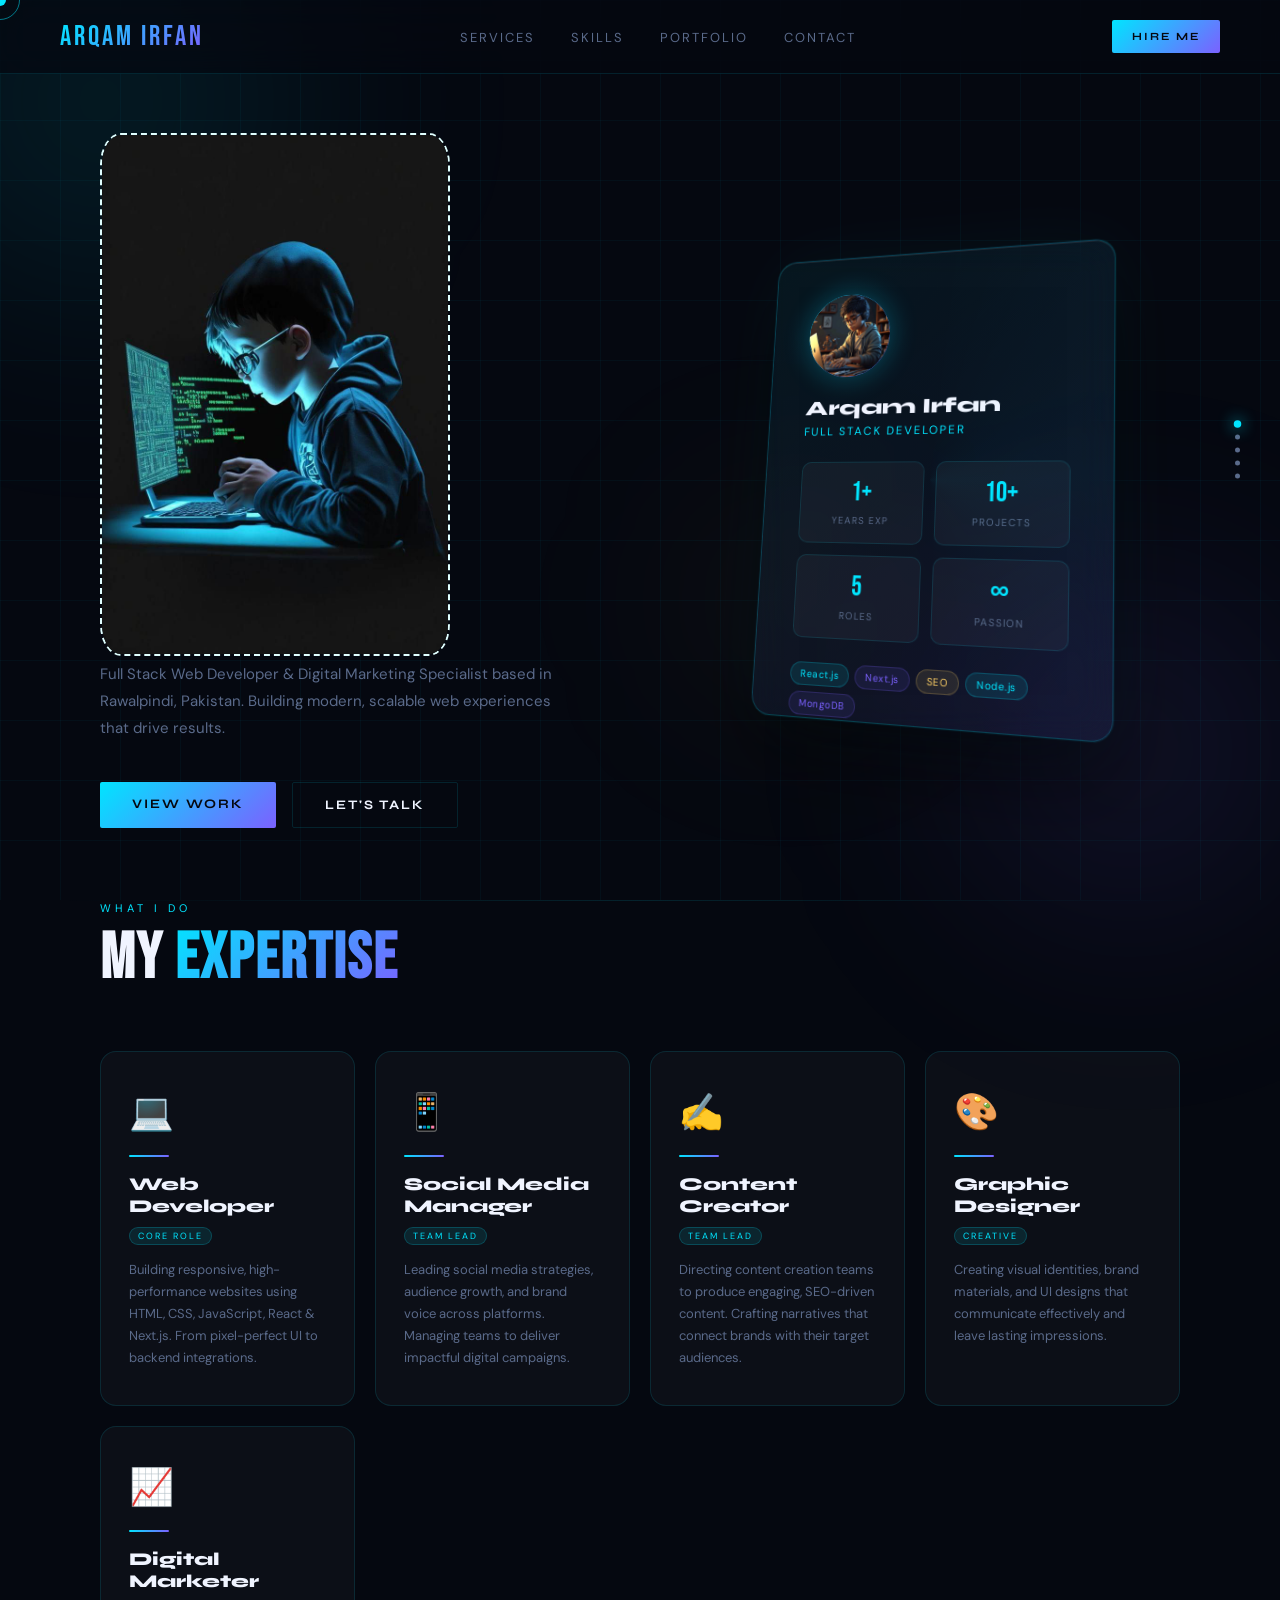
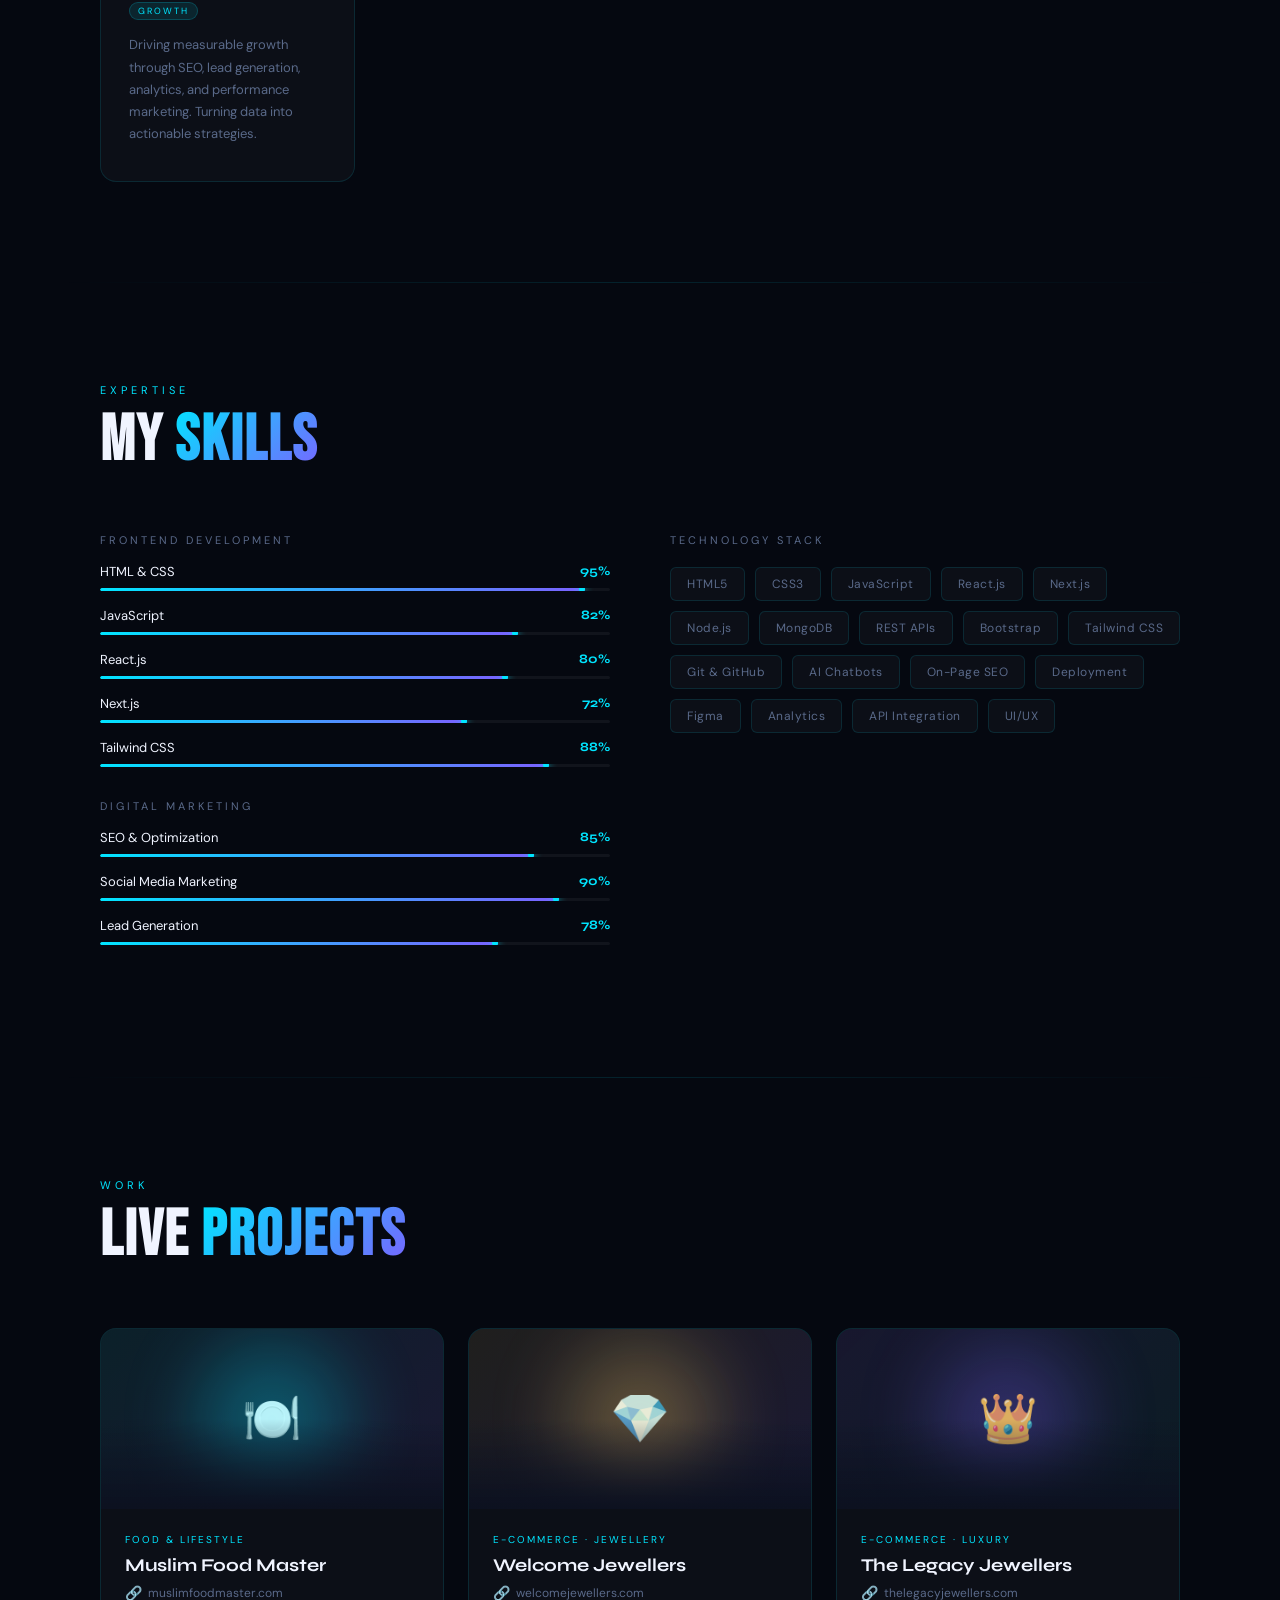
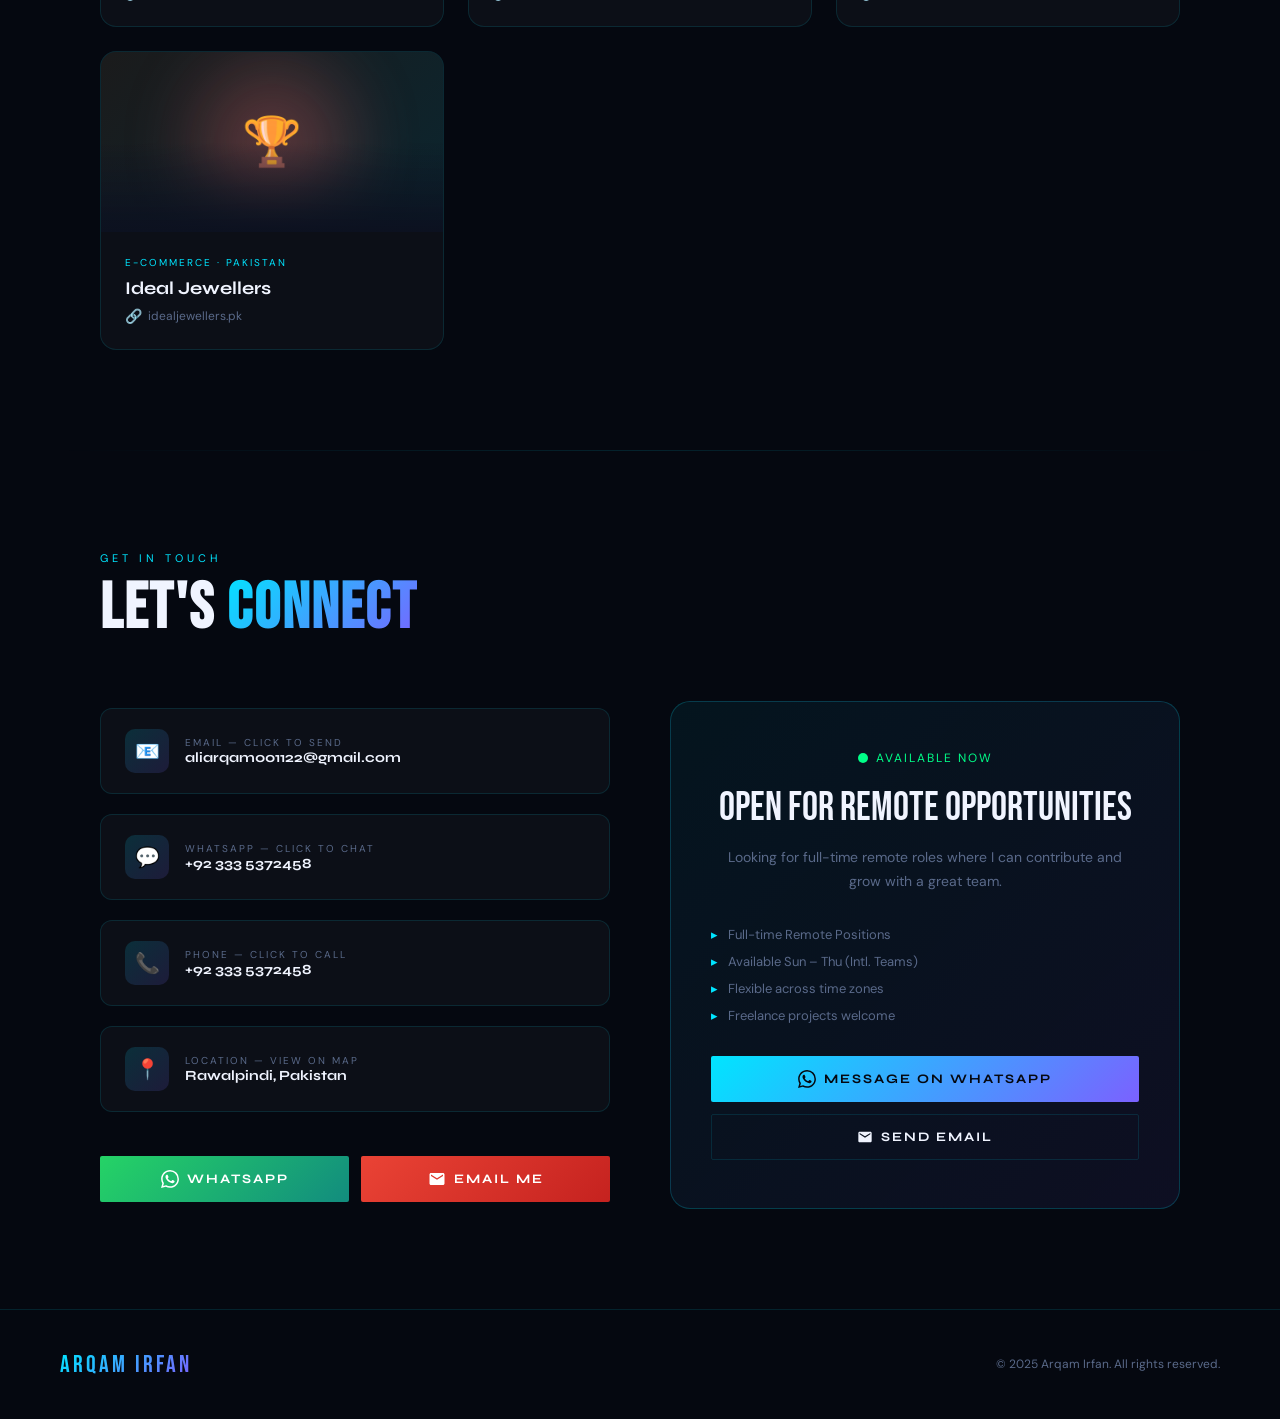
<file: index (3).html>
<!DOCTYPE html>
<html lang="en">
<head>
<meta charset="UTF-8">
<meta name="viewport" content="width=device-width, initial-scale=1.0">
<title>Arqam Irfan — Portfolio</title>
<link href="https://fonts.googleapis.com/css2?family=Bebas+Neue&family=Syne:wght@400;700;800&family=DM+Sans:ital,wght@0,300;0,400;1,300&display=swap" rel="stylesheet">
<style>
  :root {
    --bg: #050810;
    --surface: #0c1120;
    --accent: #00e5ff;
    --accent2: #7b61ff;
    --gold: #ffd166;
    --white: #f0f4ff;
    --muted: #5a6a8a;
    --card-bg: rgba(255,255,255,0.03);
    --border: rgba(0,229,255,0.12);
  }

  *, *::before, *::after { margin: 0; padding: 0; box-sizing: border-box; }

  html { scroll-behavior: smooth; }

  body {
    background: var(--bg);
    color: var(--white);
    font-family: 'DM Sans', sans-serif;
    overflow-x: hidden;
    cursor: none;
  }

  /* ─── CUSTOM CURSOR ─── */
  .cursor {
    width: 12px; height: 12px;
    background: var(--accent);
    border-radius: 50%;
    position: fixed; top: 0; left: 0;
    pointer-events: none; z-index: 9999;
    transform: translate(-50%,-50%);
    transition: transform 0.1s ease;
    mix-blend-mode: screen;
  }
  .cursor-ring {
    width: 40px; height: 40px;
    border: 1px solid rgba(0,229,255,0.5);
    border-radius: 50%;
    position: fixed; top: 0; left: 0;
    pointer-events: none; z-index: 9998;
    transform: translate(-50%,-50%);
    transition: transform 0.15s ease, width 0.2s, height 0.2s, border-color 0.2s;
  }
  body:hover .cursor-ring { border-color: var(--accent); }

  /* ─── BACKGROUND LAYERS ─── */
  .bg-grid {
    position: fixed; inset: 0; z-index: 0;
    background-image:
      linear-gradient(rgba(0,229,255,0.04) 1px, transparent 1px),
      linear-gradient(90deg, rgba(0,229,255,0.04) 1px, transparent 1px);
    background-size: 60px 60px;
    animation: gridMove 20s linear infinite;
  }
  @keyframes gridMove {
    0% { background-position: 0 0; }
    100% { background-position: 60px 60px; }
  }

  .bg-orb {
    position: fixed; border-radius: 50%;
    filter: blur(100px); pointer-events: none; z-index: 0;
  }
  .orb1 {
    width: 600px; height: 600px;
    background: radial-gradient(circle, rgba(0,229,255,0.12), transparent 70%);
    top: -200px; left: -200px;
    animation: orbFloat1 12s ease-in-out infinite;
  }
  .orb2 {
    width: 500px; height: 500px;
    background: radial-gradient(circle, rgba(123,97,255,0.14), transparent 70%);
    bottom: -100px; right: -100px;
    animation: orbFloat2 15s ease-in-out infinite;
  }
  .orb3 {
    width: 300px; height: 300px;
    background: radial-gradient(circle, rgba(255,209,102,0.08), transparent 70%);
    top: 50%; left: 50%;
    animation: orbFloat3 18s ease-in-out infinite;
  }
  @keyframes orbFloat1 {
    0%,100% { transform: translate(0,0); }
    50% { transform: translate(80px, 60px); }
  }
  @keyframes orbFloat2 {
    0%,100% { transform: translate(0,0); }
    50% { transform: translate(-60px, -80px); }
  }
  @keyframes orbFloat3 {
    0%,100% { transform: translate(-50%,-50%); }
    33% { transform: translate(-40%,-60%); }
    66% { transform: translate(-60%,-40%); }
  }

  /* ─── MAIN LAYOUT ─── */
  main { position: relative; z-index: 1; }

  /* ─── NAV ─── */
  nav {
    position: fixed; top: 0; left: 0; right: 0; z-index: 100;
    display: flex; align-items: center; justify-content: space-between;
    padding: 20px 60px;
    background: rgba(5,8,16,0.7);
    backdrop-filter: blur(20px);
    border-bottom: 1px solid var(--border);
    animation: slideDown 0.8s ease forwards;
  }
  @keyframes slideDown {
    from { transform: translateY(-100%); opacity: 0; }
    to { transform: translateY(0); opacity: 1; }
  }
  .nav-logo {
    font-family: 'Bebas Neue', sans-serif;
    font-size: 28px;
    letter-spacing: 3px;
    background: linear-gradient(135deg, var(--accent), var(--accent2));
    -webkit-background-clip: text;
    -webkit-text-fill-color: transparent;
  }
  .nav-links { display: flex; gap: 36px; list-style: none; }
  .nav-links a {
    color: var(--muted);
    text-decoration: none;
    font-size: 13px;
    letter-spacing: 2px;
    text-transform: uppercase;
    font-weight: 400;
    transition: color 0.3s;
    position: relative;
  }
  .nav-links a::after {
    content: '';
    position: absolute; left: 0; bottom: -4px;
    width: 0; height: 1px;
    background: var(--accent);
    transition: width 0.3s;
  }
  .nav-links a:hover { color: var(--accent); }
  .nav-links a:hover::after { width: 100%; }

  /* ─── HERO ─── */
  .hero {
    min-height: 100vh;
    display: flex; align-items: center; justify-content: center;
    padding: 120px 60px 60px;
    position: relative;
    perspective: 1000px;
  }

  .hero-inner {
    display: grid;
    grid-template-columns: 1fr 1fr;
    gap: 80px;
    align-items: center;
    max-width: 1200px;
    width: 100%;
  }

  .hero-text { animation: fadeInLeft 1s ease 0.3s both; }
  @keyframes fadeInLeft {
    from { opacity: 0; transform: translateX(-60px); }
    to { opacity: 1; transform: translateX(0); }
  }

  .hero-tag {
    display: inline-block;
    font-size: 11px;
    letter-spacing: 4px;
    text-transform: uppercase;
    color: var(--accent);
    border: 1px solid rgba(0,229,255,0.3);
    padding: 6px 16px;
    border-radius: 2px;
    margin-bottom: 28px;
    animation: pulse 2s ease-in-out infinite;
  }
  @keyframes pulse {
    0%,100% { box-shadow: 0 0 0 0 rgba(0,229,255,0.2); }
    50% { box-shadow: 0 0 0 8px rgba(0,229,255,0); }
  }

  .hero-name {
    font-family: 'Bebas Neue', sans-serif;
    font-size: clamp(64px, 8vw, 110px);
    line-height: 0.9;
    letter-spacing: 2px;
    margin-bottom: 24px;
  }
  .hero-name .line1 { display: block; color: var(--white); }
  .hero-name .line2 {
    display: block;
    background: linear-gradient(135deg, var(--accent), var(--accent2));
    -webkit-background-clip: text;
    -webkit-text-fill-color: transparent;
  }

  .hero-sub {
    font-size: 15px;
    color: var(--muted);
    line-height: 1.8;
    max-width: 460px;
    margin-bottom: 40px;
  }

  .hero-btns { display: flex; gap: 16px; flex-wrap: wrap; }

  .btn {
    padding: 14px 32px;
    font-size: 13px;
    letter-spacing: 2px;
    text-transform: uppercase;
    text-decoration: none;
    font-family: 'Syne', sans-serif;
    font-weight: 700;
    border-radius: 2px;
    transition: all 0.3s;
    display: inline-block;
    position: relative;
    overflow: hidden;
  }
  .btn-primary {
    background: linear-gradient(135deg, var(--accent), var(--accent2));
    color: var(--bg);
    border: none;
  }
  .btn-primary::before {
    content: '';
    position: absolute; inset: 0;
    background: linear-gradient(135deg, var(--accent2), var(--accent));
    opacity: 0;
    transition: opacity 0.3s;
  }
  .btn-primary:hover::before { opacity: 1; }
  .btn-primary:hover { transform: translateY(-3px); box-shadow: 0 12px 40px rgba(0,229,255,0.3); }

  .btn-outline {
    border: 1px solid var(--border);
    color: var(--white);
    background: transparent;
  }
  .btn-outline:hover {
    border-color: var(--accent);
    color: var(--accent);
    transform: translateY(-3px);
    box-shadow: 0 12px 40px rgba(0,229,255,0.1);
  }

  /* ─── 3D CARD SCENE ─── */
  .hero-visual {
    display: flex; justify-content: center; align-items: center;
    animation: fadeInRight 1s ease 0.5s both;
  }
  @keyframes fadeInRight {
    from { opacity: 0; transform: translateX(60px); }
    to { opacity: 1; transform: translateX(0); }
  }

  .scene {
    perspective: 800px;
    width: 360px; height: 480px;
  }

  .card-3d {
    width: 100%; height: 100%;
    position: relative;
    transform-style: preserve-3d;
    animation: card3dFloat 8s ease-in-out infinite;
    transform: rotateY(-15deg) rotateX(8deg);
  }
  @keyframes card3dFloat {
    0%,100% { transform: rotateY(-15deg) rotateX(8deg) translateY(0); }
    25% { transform: rotateY(-10deg) rotateX(12deg) translateY(-12px); }
    50% { transform: rotateY(-18deg) rotateX(5deg) translateY(-6px); }
    75% { transform: rotateY(-8deg) rotateX(10deg) translateY(-18px); }
  }

  .card-face {
    width: 100%; height: 100%;
    background: linear-gradient(145deg, rgba(0,229,255,0.06), rgba(123,97,255,0.08));
    border: 1px solid rgba(0,229,255,0.2);
    border-radius: 20px;
    padding: 40px;
    display: flex; flex-direction: column; justify-content: space-between;
    backdrop-filter: blur(20px);
    box-shadow:
      0 0 0 1px rgba(0,229,255,0.05),
      0 40px 80px rgba(0,0,0,0.5),
      0 0 80px rgba(0,229,255,0.05),
      inset 0 1px 0 rgba(255,255,255,0.08);
    position: relative;
    overflow: hidden;
  }
  .card-face::before {
    content: '';
    position: absolute;
    top: -50%; left: -50%;
    width: 200%; height: 200%;
    background: conic-gradient(from 0deg, transparent 0%, rgba(0,229,255,0.04) 25%, transparent 50%);
    animation: shimmer 6s linear infinite;
  }
  @keyframes shimmer {
    from { transform: rotate(0deg); }
    to { transform: rotate(360deg); }
  }

  .card-avatar {
    width: 90px; height: 90px;
    border-radius: 50%;
    background: linear-gradient(135deg, var(--accent), var(--accent2));
    display: flex; align-items: center; justify-content: center;
    font-family: 'Bebas Neue', sans-serif;
    font-size: 36px;
    color: var(--bg);
    margin-bottom: 20px;
    position: relative;
    box-shadow: 0 0 30px rgba(0,229,255,0.3);
    animation: avatarPulse 3s ease-in-out infinite;
    overflow: hidden;
    cursor: pointer;
    flex-shrink: 0;
  }
  .card-avatar img {
    width: 100%; height: 100%;
    object-fit: cover;
    border-radius: 50%;
    display: block;
  }
  .card-avatar .avatar-overlay {
    position: absolute; inset: 0;
    background: rgba(0,0,0,0.5);
    display: flex; align-items: center; justify-content: center;
    border-radius: 50%;
    opacity: 0;
    transition: opacity 0.3s;
    font-size: 20px;
  }
  .card-avatar:hover .avatar-overlay { opacity: 1; }
  @keyframes avatarPulse {
    0%,100% { box-shadow: 0 0 30px rgba(0,229,255,0.3); }
    50% { box-shadow: 0 0 60px rgba(0,229,255,0.5); }
  }

  /* ─── HERO PHOTO ─── */
  .hero-photo-wrap {
    position: relative;
    width: 110px; height: 110px;
    margin-bottom: 28px;
  }
  .hero-photo {
    width: 110px; height: 110px;
    border-radius: 50%;
    object-fit: cover;
    display: block;
    border: 3px solid rgba(0,229,255,0.5);
    box-shadow: 0 0 0 6px rgba(0,229,255,0.08), 0 0 40px rgba(0,229,255,0.25);
    animation: avatarPulse 3s ease-in-out infinite;
  }
  .hero-photo-ring {
    position: absolute;
    inset: -8px;
    border-radius: 50%;
    border: 1px dashed rgba(0,229,255,0.3);
    animation: spinRing 12s linear infinite;
  }
  @keyframes spinRing {
    from { transform: rotate(0deg); }
    to { transform: rotate(360deg); }
  }

  .card-name-display {
    font-family: 'Syne', sans-serif;
    font-weight: 800;
    font-size: 22px;
    margin-bottom: 4px;
  }
  .card-title-display {
    font-size: 12px;
    color: var(--accent);
    letter-spacing: 2px;
    text-transform: uppercase;
    margin-bottom: 24px;
  }

  .card-stats {
    display: grid;
    grid-template-columns: 1fr 1fr;
    gap: 12px;
    margin-bottom: 24px;
  }
  .stat-box {
    background: rgba(255,255,255,0.04);
    border: 1px solid var(--border);
    border-radius: 10px;
    padding: 14px;
    text-align: center;
  }
  .stat-num {
    font-family: 'Bebas Neue', sans-serif;
    font-size: 28px;
    color: var(--accent);
    display: block;
  }
  .stat-label {
    font-size: 10px;
    color: var(--muted);
    letter-spacing: 1px;
    text-transform: uppercase;
  }

  .card-badges {
    display: flex; flex-wrap: wrap; gap: 6px;
  }
  .badge {
    font-size: 10px;
    padding: 4px 10px;
    border-radius: 20px;
    letter-spacing: 0.5px;
    font-family: 'DM Sans', sans-serif;
  }
  .badge-cyan { background: rgba(0,229,255,0.1); color: var(--accent); border: 1px solid rgba(0,229,255,0.2); }
  .badge-purple { background: rgba(123,97,255,0.1); color: var(--accent2); border: 1px solid rgba(123,97,255,0.2); }
  .badge-gold { background: rgba(255,209,102,0.1); color: var(--gold); border: 1px solid rgba(255,209,102,0.2); }

  /* ─── FLOATING PARTICLES ─── */
  .particles { position: absolute; inset: 0; pointer-events: none; overflow: hidden; }
  .particle {
    position: absolute;
    width: 3px; height: 3px;
    background: var(--accent);
    border-radius: 50%;
    animation: particleFloat linear infinite;
    opacity: 0;
  }
  @keyframes particleFloat {
    0% { opacity: 0; transform: translateY(100vh) scale(0); }
    10% { opacity: 0.6; }
    90% { opacity: 0.3; }
    100% { opacity: 0; transform: translateY(-20vh) scale(1.5); }
  }

  /* ─── SECTIONS ─── */
  section { padding: 100px 60px; max-width: 1200px; margin: 0 auto; }

  .section-header { margin-bottom: 60px; }
  .section-label {
    font-size: 11px;
    letter-spacing: 4px;
    text-transform: uppercase;
    color: var(--accent);
    margin-bottom: 12px;
    display: block;
  }
  .section-title {
    font-family: 'Bebas Neue', sans-serif;
    font-size: clamp(40px, 5vw, 64px);
    letter-spacing: 2px;
    line-height: 1;
    color: var(--white);
  }
  .section-title span {
    background: linear-gradient(135deg, var(--accent), var(--accent2));
    -webkit-background-clip: text;
    -webkit-text-fill-color: transparent;
  }

  /* ─── ROLES / WHAT I DO ─── */
  #roles { padding-top: 0; }

  .roles-grid {
    display: grid;
    grid-template-columns: repeat(auto-fit, minmax(220px, 1fr));
    gap: 20px;
  }

  .role-card {
    background: var(--card-bg);
    border: 1px solid var(--border);
    border-radius: 16px;
    padding: 36px 28px;
    position: relative;
    overflow: hidden;
    transition: all 0.4s cubic-bezier(0.23, 1, 0.32, 1);
    animation: fadeInUp 0.6s ease both;
    transform-style: preserve-3d;
  }
  .role-card:nth-child(1) { animation-delay: 0.1s; }
  .role-card:nth-child(2) { animation-delay: 0.2s; }
  .role-card:nth-child(3) { animation-delay: 0.3s; }
  .role-card:nth-child(4) { animation-delay: 0.4s; }
  .role-card:nth-child(5) { animation-delay: 0.5s; }

  @keyframes fadeInUp {
    from { opacity: 0; transform: translateY(40px); }
    to { opacity: 1; transform: translateY(0); }
  }

  .role-card::before {
    content: '';
    position: absolute; inset: 0;
    background: linear-gradient(135deg, var(--accent), var(--accent2));
    opacity: 0;
    transition: opacity 0.4s;
    z-index: 0;
  }
  .role-card:hover {
    transform: translateY(-12px) rotateX(6deg) rotateY(-3deg);
    border-color: var(--accent);
    box-shadow: 0 30px 60px rgba(0,229,255,0.15), 0 0 0 1px rgba(0,229,255,0.2);
  }
  .role-card:hover::before { opacity: 0.05; }
  .role-card > * { position: relative; z-index: 1; }

  .role-icon {
    font-size: 36px;
    margin-bottom: 20px;
    display: block;
    animation: iconBob 3s ease-in-out infinite;
  }
  .role-card:nth-child(2) .role-icon { animation-delay: 0.5s; }
  .role-card:nth-child(3) .role-icon { animation-delay: 1s; }
  .role-card:nth-child(4) .role-icon { animation-delay: 1.5s; }
  .role-card:nth-child(5) .role-icon { animation-delay: 2s; }
  @keyframes iconBob {
    0%,100% { transform: translateY(0); }
    50% { transform: translateY(-6px); }
  }

  .role-name {
    font-family: 'Syne', sans-serif;
    font-weight: 800;
    font-size: 18px;
    margin-bottom: 6px;
    color: var(--white);
  }
  .role-badge {
    display: inline-block;
    font-size: 9px;
    letter-spacing: 2px;
    text-transform: uppercase;
    color: var(--accent);
    background: rgba(0,229,255,0.1);
    border: 1px solid rgba(0,229,255,0.2);
    padding: 2px 8px;
    border-radius: 20px;
    margin-bottom: 14px;
  }
  .role-desc {
    font-size: 13px;
    color: var(--muted);
    line-height: 1.7;
  }
  .role-line {
    width: 40px; height: 2px;
    background: linear-gradient(90deg, var(--accent), var(--accent2));
    border-radius: 2px;
    margin-bottom: 16px;
    transition: width 0.4s;
  }
  .role-card:hover .role-line { width: 80px; }

  /* ─── SKILLS ─── */
  .skills-layout {
    display: grid;
    grid-template-columns: 1fr 1fr;
    gap: 60px;
    align-items: start;
  }

  .skill-group { margin-bottom: 32px; }
  .skill-group-title {
    font-size: 11px;
    letter-spacing: 3px;
    text-transform: uppercase;
    color: var(--muted);
    margin-bottom: 16px;
  }

  .skill-item { margin-bottom: 16px; }
  .skill-meta {
    display: flex; justify-content: space-between;
    font-size: 13px;
    margin-bottom: 8px;
    color: var(--white);
  }
  .skill-pct { color: var(--accent); font-family: 'Syne', sans-serif; font-weight: 700; }

  .skill-bar {
    height: 3px;
    background: rgba(255,255,255,0.05);
    border-radius: 2px;
    overflow: hidden;
  }
  .skill-fill {
    height: 100%;
    border-radius: 2px;
    background: linear-gradient(90deg, var(--accent), var(--accent2));
    animation: fillBar 1.5s cubic-bezier(0.23, 1, 0.32, 1) both;
    transform-origin: left;
  }
  .skill-fill::after {
    content: '';
    position: absolute; right: 0; top: 50%;
    width: 6px; height: 6px;
    background: var(--accent);
    border-radius: 50%;
    transform: translateY(-50%);
    box-shadow: 0 0 8px var(--accent);
  }
  .skill-fill { position: relative; }

  @keyframes fillBar {
    from { width: 0 !important; }
  }

  .tech-cloud {
    display: flex; flex-wrap: wrap; gap: 10px;
  }
  .tech-tag {
    padding: 8px 16px;
    background: rgba(255,255,255,0.03);
    border: 1px solid var(--border);
    border-radius: 6px;
    font-size: 12px;
    color: var(--muted);
    transition: all 0.3s;
    cursor: default;
    letter-spacing: 0.5px;
  }
  .tech-tag:hover {
    color: var(--accent);
    border-color: var(--accent);
    background: rgba(0,229,255,0.05);
    transform: translateY(-3px);
    box-shadow: 0 8px 20px rgba(0,229,255,0.1);
  }

  /* ─── PORTFOLIO ─── */
  .portfolio-grid {
    display: grid;
    grid-template-columns: repeat(auto-fit, minmax(280px, 1fr));
    gap: 24px;
  }

  .portfolio-card {
    background: var(--card-bg);
    border: 1px solid var(--border);
    border-radius: 16px;
    overflow: hidden;
    transition: all 0.4s cubic-bezier(0.23, 1, 0.32, 1);
    animation: fadeInUp 0.6s ease both;
    position: relative;
    transform-style: preserve-3d;
  }
  .portfolio-card:hover {
    transform: translateY(-10px) rotateX(4deg);
    border-color: rgba(0,229,255,0.3);
    box-shadow: 0 30px 60px rgba(0,0,0,0.4), 0 0 0 1px rgba(0,229,255,0.1);
  }

  .portfolio-thumb {
    height: 180px;
    background: linear-gradient(135deg, rgba(0,229,255,0.08), rgba(123,97,255,0.12));
    display: flex; align-items: center; justify-content: center;
    font-size: 48px;
    position: relative;
    overflow: hidden;
  }
  .portfolio-thumb::after {
    content: '';
    position: absolute; inset: 0;
    background: linear-gradient(to bottom, transparent 50%, var(--surface));
  }
  .portfolio-thumb .thumb-glow {
    position: absolute;
    width: 150px; height: 150px;
    border-radius: 50%;
    filter: blur(40px);
    opacity: 0.3;
    background: var(--accent);
    animation: glowPulse 2s ease-in-out infinite;
  }
  @keyframes glowPulse {
    0%,100% { transform: scale(1); opacity: 0.3; }
    50% { transform: scale(1.3); opacity: 0.5; }
  }

  .portfolio-info { padding: 24px; }
  .portfolio-category {
    font-size: 10px;
    letter-spacing: 2px;
    text-transform: uppercase;
    color: var(--accent);
    margin-bottom: 8px;
  }
  .portfolio-title {
    font-family: 'Syne', sans-serif;
    font-weight: 700;
    font-size: 18px;
    margin-bottom: 8px;
    color: var(--white);
  }
  .portfolio-url {
    font-size: 12px;
    color: var(--muted);
    text-decoration: none;
    display: flex; align-items: center; gap: 6px;
    transition: color 0.3s;
  }
  .portfolio-url:hover { color: var(--accent); }
  .portfolio-url span { font-size: 14px; }

  /* ─── CONTACT ─── */
  .contact-wrap {
    display: grid;
    grid-template-columns: 1fr 1fr;
    gap: 60px;
    align-items: center;
  }

  .contact-info-list { display: flex; flex-direction: column; gap: 20px; }
  .contact-item {
    display: flex; align-items: center; gap: 16px;
    padding: 20px 24px;
    background: var(--card-bg);
    border: 1px solid var(--border);
    border-radius: 12px;
    transition: all 0.3s;
    text-decoration: none;
    color: inherit;
    cursor: pointer;
    position: relative;
    overflow: hidden;
  }
  .contact-item::after {
    content: '→';
    position: absolute; right: 20px;
    color: var(--accent);
    opacity: 0;
    transform: translateX(-10px);
    transition: all 0.3s;
    font-size: 18px;
  }
  .contact-item:hover {
    border-color: var(--accent);
    transform: translateX(8px);
    box-shadow: 0 8px 30px rgba(0,229,255,0.12);
    background: rgba(0,229,255,0.04);
  }
  .contact-item:hover::after { opacity: 1; transform: translateX(0); }

  /* ─── CONTACT BUTTONS ROW ─── */
  .contact-action-btns {
    display: flex; gap: 12px;
    margin-top: 24px;
    flex-wrap: wrap;
  }
  .btn-wa {
    background: linear-gradient(135deg, #25d366, #128c7e);
    color: #fff;
    display: flex; align-items: center; gap: 8px;
    flex: 1; justify-content: center;
    min-width: 140px;
  }
  .btn-wa:hover { box-shadow: 0 12px 30px rgba(37,211,102,0.35); transform: translateY(-3px); }
  .btn-email {
    background: linear-gradient(135deg, #ea4335, #c5221f);
    color: #fff;
    display: flex; align-items: center; gap: 8px;
    flex: 1; justify-content: center;
    min-width: 140px;
  }
  .btn-email:hover { box-shadow: 0 12px 30px rgba(234,67,53,0.35); transform: translateY(-3px); }
  .contact-icon {
    width: 44px; height: 44px;
    background: linear-gradient(135deg, rgba(0,229,255,0.15), rgba(123,97,255,0.15));
    border-radius: 10px;
    display: flex; align-items: center; justify-content: center;
    font-size: 20px;
    flex-shrink: 0;
  }
  .contact-detail { flex: 1; }
  .contact-label { font-size: 10px; color: var(--muted); letter-spacing: 2px; text-transform: uppercase; }
  .contact-value { font-size: 14px; color: var(--white); font-family: 'Syne', sans-serif; font-weight: 700; }

  .availability-card {
    background: linear-gradient(135deg, rgba(0,229,255,0.06), rgba(123,97,255,0.08));
    border: 1px solid rgba(0,229,255,0.2);
    border-radius: 20px;
    padding: 48px 40px;
    text-align: center;
  }
  .avail-dot {
    display: inline-block;
    width: 10px; height: 10px;
    background: #00ff88;
    border-radius: 50%;
    margin-right: 8px;
    animation: blink 1.5s ease-in-out infinite;
  }
  @keyframes blink {
    0%,100% { opacity: 1; box-shadow: 0 0 0 0 rgba(0,255,136,0.4); }
    50% { opacity: 0.6; box-shadow: 0 0 0 8px rgba(0,255,136,0); }
  }
  .avail-status {
    font-size: 12px; color: #00ff88;
    letter-spacing: 2px; text-transform: uppercase;
    display: flex; align-items: center; justify-content: center;
    margin-bottom: 20px;
  }
  .avail-title {
    font-family: 'Bebas Neue', sans-serif;
    font-size: 40px;
    line-height: 1.1;
    margin-bottom: 16px;
  }
  .avail-sub { font-size: 14px; color: var(--muted); line-height: 1.7; margin-bottom: 32px; }
  .avail-schedule {
    display: flex; flex-direction: column; gap: 10px;
    text-align: left;
    margin-bottom: 32px;
  }
  .schedule-item {
    display: flex; align-items: center; gap: 10px;
    font-size: 13px; color: var(--muted);
  }
  .schedule-item::before {
    content: '▸';
    color: var(--accent);
  }

  /* ─── FOOTER ─── */
  footer {
    border-top: 1px solid var(--border);
    padding: 40px 60px;
    display: flex; align-items: center; justify-content: space-between;
    position: relative; z-index: 1;
  }
  .footer-logo {
    font-family: 'Bebas Neue', sans-serif;
    font-size: 24px;
    letter-spacing: 3px;
    background: linear-gradient(135deg, var(--accent), var(--accent2));
    -webkit-background-clip: text;
    -webkit-text-fill-color: transparent;
  }
  .footer-copy { font-size: 12px; color: var(--muted); }

  /* ─── DIVIDER ─── */
  .divider {
    width: 100%;
    height: 1px;
    background: linear-gradient(90deg, transparent, var(--border), transparent);
    margin: 0 60px;
    max-width: calc(100% - 120px);
    position: relative; z-index: 1;
  }

  /* ─── SCROLL INDICATOR ─── */
  .scroll-indicator {
    position: fixed; right: 40px; top: 50%; z-index: 50;
    transform: translateY(-50%);
    display: flex; flex-direction: column; gap: 8px;
    align-items: center;
  }
  .scroll-dot {
    width: 5px; height: 5px;
    border-radius: 50%;
    background: var(--muted);
    transition: all 0.3s;
    cursor: pointer;
  }
  .scroll-dot.active { background: var(--accent); box-shadow: 0 0 10px var(--accent); transform: scale(1.5); }

  /* ─── 3D TILT JS ─── */
  .tilt-container { transform-style: preserve-3d; }

  @media (max-width: 900px) {
    nav { padding: 20px 24px; }
    .nav-links { display: none; }
    .hero { padding: 100px 24px 60px; }
    .hero-inner { grid-template-columns: 1fr; text-align: center; gap: 40px; }
    .hero-visual { display: none; }
    section { padding: 80px 24px; }
    .skills-layout, .contact-wrap { grid-template-columns: 1fr; }
    footer { flex-direction: column; gap: 16px; padding: 30px 24px; }
    .roles-grid { grid-template-columns: 1fr 1fr; }
    .scroll-indicator { display: none; }
  }
</style>
</head>
<body>

<!-- Cursor -->
<div class="cursor" id="cursor"></div>
<div class="cursor-ring" id="cursorRing"></div>

<!-- Background -->
<div class="bg-grid"></div>
<div class="bg-orb orb1"></div>
<div class="bg-orb orb2"></div>
<div class="bg-orb orb3"></div>

<!-- Particles -->
<div class="particles" id="particles"></div>

<!-- Scroll Indicator -->
<div class="scroll-indicator">
  <div class="scroll-dot active" onclick="scrollTo(0,0)"></div>
  <div class="scroll-dot" onclick="document.getElementById('roles').scrollIntoView()"></div>
  <div class="scroll-dot" onclick="document.getElementById('skills').scrollIntoView()"></div>
  <div class="scroll-dot" onclick="document.getElementById('portfolio').scrollIntoView()"></div>
  <div class="scroll-dot" onclick="document.getElementById('contact').scrollIntoView()"></div>
</div>

<!-- Nav -->
<nav>
  <div class="nav-logo">Arqam Irfan</div>
  <ul class="nav-links">
    <li><a href="#roles">Services</a></li>
    <li><a href="#skills">Skills</a></li>
    <li><a href="#portfolio">Portfolio</a></li>
    <li><a href="#contact">Contact</a></li>
  </ul>
  <a href="mailto:aliarqam001122@gmail.com" class="btn btn-primary" style="padding:10px 20px;font-size:11px;">Hire Me</a>
</nav>

<main>

<!-- ─── HERO ─── -->
<section class="hero">
  <div class="hero-inner">
    <div class="hero-text">
      <!-- <div class="hero-photo-wrap">
        <img src="/img/b" alt="Arqam Irfan" class="hero-photo">
        <div class="hero-photo-ring"></div>
      </div> -->
      <!-- <div class="hero-tag">✦ Available for Remote Work</div> -->
      <!-- <h1 class="hero-name">
        <span class="line1">Arqam</span>
        <span class="line2">Irfan</span>
      </h1> -->
<img src="img/ab5060ffad2daef52ea8131790099314.jpg" alt="profile pic" width="350px" style="border: 2px dashed lightcyan; border-radius: 6%; ">

      <p class="hero-sub">Full Stack Web Developer & Digital Marketing Specialist based in Rawalpindi, Pakistan. Building modern, scalable web experiences that drive results.</p>
      <div class="hero-btns">
        <a href="#portfolio" class="btn btn-primary">View Work</a>
        <a href="#contact" class="btn btn-outline">Let's Talk</a>
      </div>
    </div>
    <div class="hero-visual">
      <div class="scene">
        <div class="card-3d tilt-container" id="heroCard">
          <div class="card-face">
            <div>
              <div class="card-avatar">
                <img src="/img/b.jpg" alt="Arqam Irfan">
              </div>
              <div class="card-name-display">Arqam Irfan</div>
              <div class="card-title-display">Full Stack Developer</div>
            </div>
            <div class="card-stats">
              <div class="stat-box">
                <span class="stat-num">1+</span>
                <span class="stat-label">Years Exp</span>
              </div>
              <div class="stat-box">
                <span class="stat-num">10+</span>
                <span class="stat-label">Projects</span>
              </div>
              <div class="stat-box">
                <span class="stat-num">5</span>
                <span class="stat-label">Roles</span>
              </div>
              <div class="stat-box">
                <span class="stat-num">∞</span>
                <span class="stat-label">Passion</span>
              </div>
            </div>
            <div class="card-badges">
              <span class="badge badge-cyan">React.js</span>
              <span class="badge badge-purple">Next.js</span>
              <span class="badge badge-gold">SEO</span>
              <span class="badge badge-cyan">Node.js</span>
              <span class="badge badge-purple">MongoDB</span>
            </div>
          </div>
        </div>
      </div>
    </div>
  </div>
</section>

<div class="divider"></div>

<!-- ─── ROLES ─── -->
<section id="roles">
  <div class="section-header">
    <span class="section-label">What I Do</span>
    <h2 class="section-title">My <span>Expertise</span></h2>
  </div>
  <div class="roles-grid">

    <div class="role-card">
      <span class="role-icon">💻</span>
      <div class="role-line"></div>
      <div class="role-name">Web Developer</div>
      <div class="role-badge">Core Role</div>
      <div class="role-desc">Building responsive, high-performance websites using HTML, CSS, JavaScript, React & Next.js. From pixel-perfect UI to backend integrations.</div>
    </div>

    <div class="role-card">
      <span class="role-icon">📱</span>
      <div class="role-line"></div>
      <div class="role-name">Social Media Manager</div>
      <div class="role-badge">Team Lead</div>
      <div class="role-desc">Leading social media strategies, audience growth, and brand voice across platforms. Managing teams to deliver impactful digital campaigns.</div>
    </div>

    <div class="role-card">
      <span class="role-icon">✍️</span>
      <div class="role-line"></div>
      <div class="role-name">Content Creator</div>
      <div class="role-badge">Team Lead</div>
      <div class="role-desc">Directing content creation teams to produce engaging, SEO-driven content. Crafting narratives that connect brands with their target audiences.</div>
    </div>

    <div class="role-card">
      <span class="role-icon">🎨</span>
      <div class="role-line"></div>
      <div class="role-name">Graphic Designer</div>
      <div class="role-badge">Creative</div>
      <div class="role-desc">Creating visual identities, brand materials, and UI designs that communicate effectively and leave lasting impressions.</div>
    </div>

    <div class="role-card">
      <span class="role-icon">📈</span>
      <div class="role-line"></div>
      <div class="role-name">Digital Marketer</div>
      <div class="role-badge">Growth</div>
      <div class="role-desc">Driving measurable growth through SEO, lead generation, analytics, and performance marketing. Turning data into actionable strategies.</div>
    </div>

  </div>
</section>

<div class="divider"></div>

<!-- ─── SKILLS ─── -->
<section id="skills">
  <div class="section-header">
    <span class="section-label">Expertise</span>
    <h2 class="section-title">My <span>Skills</span></h2>
  </div>
  <div class="skills-layout">
    <div>
      <div class="skill-group">
        <div class="skill-group-title">Frontend Development</div>

        <div class="skill-item">
          <div class="skill-meta"><span>HTML & CSS</span><span class="skill-pct">95%</span></div>
          <div class="skill-bar"><div class="skill-fill" style="width:95%"></div></div>
        </div>
        <div class="skill-item">
          <div class="skill-meta"><span>JavaScript</span><span class="skill-pct">82%</span></div>
          <div class="skill-bar"><div class="skill-fill" style="width:82%"></div></div>
        </div>
        <div class="skill-item">
          <div class="skill-meta"><span>React.js</span><span class="skill-pct">80%</span></div>
          <div class="skill-bar"><div class="skill-fill" style="width:80%"></div></div>
        </div>
        <div class="skill-item">
          <div class="skill-meta"><span>Next.js</span><span class="skill-pct">72%</span></div>
          <div class="skill-bar"><div class="skill-fill" style="width:72%"></div></div>
        </div>
        <div class="skill-item">
          <div class="skill-meta"><span>Tailwind CSS</span><span class="skill-pct">88%</span></div>
          <div class="skill-bar"><div class="skill-fill" style="width:88%"></div></div>
        </div>
      </div>

      <div class="skill-group">
        <div class="skill-group-title">Digital Marketing</div>
        <div class="skill-item">
          <div class="skill-meta"><span>SEO & Optimization</span><span class="skill-pct">85%</span></div>
          <div class="skill-bar"><div class="skill-fill" style="width:85%"></div></div>
        </div>
        <div class="skill-item">
          <div class="skill-meta"><span>Social Media Marketing</span><span class="skill-pct">90%</span></div>
          <div class="skill-bar"><div class="skill-fill" style="width:90%"></div></div>
        </div>
        <div class="skill-item">
          <div class="skill-meta"><span>Lead Generation</span><span class="skill-pct">78%</span></div>
          <div class="skill-bar"><div class="skill-fill" style="width:78%"></div></div>
        </div>
      </div>
    </div>

    <div>
      <div class="skill-group-title" style="margin-bottom:20px;">Technology Stack</div>
      <div class="tech-cloud">
        <div class="tech-tag">HTML5</div>
        <div class="tech-tag">CSS3</div>
        <div class="tech-tag">JavaScript</div>
        <div class="tech-tag">React.js</div>
        <div class="tech-tag">Next.js</div>
        <div class="tech-tag">Node.js</div>
        <div class="tech-tag">MongoDB</div>
        <div class="tech-tag">REST APIs</div>
        <div class="tech-tag">Bootstrap</div>
        <div class="tech-tag">Tailwind CSS</div>
        <div class="tech-tag">Git & GitHub</div>
        <div class="tech-tag">AI Chatbots</div>
        <div class="tech-tag">On-Page SEO</div>
        <div class="tech-tag">Deployment</div>
        <div class="tech-tag">Figma</div>
        <div class="tech-tag">Analytics</div>
        <div class="tech-tag">API Integration</div>
        <div class="tech-tag">UI/UX</div>
      </div>
    </div>
  </div>
</section>

<div class="divider"></div>

<!-- ─── PORTFOLIO ─── -->
<section id="portfolio">
  <div class="section-header">
    <span class="section-label">Work</span>
    <h2 class="section-title">Live <span>Projects</span></h2>
  </div>
  <div class="portfolio-grid">

    <div class="portfolio-card">
      <div class="portfolio-thumb">
        <div class="thumb-glow"></div>
        🍽️
      </div>
      <div class="portfolio-info">
        <div class="portfolio-category">Food & Lifestyle</div>
        <div class="portfolio-title">Muslim Food Master</div>
        <a href="https://muslimfoodmaster.com" target="_blank" class="portfolio-url">
          <span>🔗</span> muslimfoodmaster.com
        </a>
      </div>
    </div>

    <div class="portfolio-card">
      <div class="portfolio-thumb" style="background: linear-gradient(135deg, rgba(255,209,102,0.08), rgba(123,97,255,0.12));">
        <div class="thumb-glow" style="background:var(--gold)"></div>
        💎
      </div>
      <div class="portfolio-info">
        <div class="portfolio-category">E-Commerce · Jewellery</div>
        <div class="portfolio-title">Welcome Jewellers</div>
        <a href="https://welcomejewellers.com" target="_blank" class="portfolio-url">
          <span>🔗</span> welcomejewellers.com
        </a>
      </div>
    </div>

    <div class="portfolio-card">
      <div class="portfolio-thumb" style="background: linear-gradient(135deg, rgba(123,97,255,0.1), rgba(0,229,255,0.06));">
        <div class="thumb-glow" style="background:var(--accent2)"></div>
        👑
      </div>
      <div class="portfolio-info">
        <div class="portfolio-category">E-Commerce · Luxury</div>
        <div class="portfolio-title">The Legacy Jewellers</div>
        <a href="https://thelegacyjewellers.com" target="_blank" class="portfolio-url">
          <span>🔗</span> thelegacyjewellers.com
        </a>
      </div>
    </div>

    <div class="portfolio-card">
      <div class="portfolio-thumb" style="background: linear-gradient(135deg, rgba(255,209,102,0.06), rgba(0,229,255,0.1));">
        <div class="thumb-glow" style="background:#ff6b6b"></div>
        🏆
      </div>
      <div class="portfolio-info">
        <div class="portfolio-category">E-Commerce · Pakistan</div>
        <div class="portfolio-title">Ideal Jewellers</div>
        <a href="https://idealjewellers.pk" target="_blank" class="portfolio-url">
          <span>🔗</span> idealjewellers.pk
        </a>
      </div>
    </div>

  </div>
</section>

<div class="divider"></div>

<!-- ─── CONTACT ─── -->
<section id="contact">
  <div class="section-header">
    <span class="section-label">Get In Touch</span>
    <h2 class="section-title">Let's <span>Connect</span></h2>
  </div>
  <div class="contact-wrap">
    <div class="contact-info-list">
      <a href="mailto:aliarqam001122@gmail.com" class="contact-item">
        <div class="contact-icon">📧</div>
        <div class="contact-detail">
          <div class="contact-label">Email — Click to send</div>
          <div class="contact-value">aliarqam001122@gmail.com</div>
        </div>
      </a>
      <a href="https://wa.me/923335372458" target="_blank" class="contact-item">
        <div class="contact-icon">💬</div>
        <div class="contact-detail">
          <div class="contact-label">WhatsApp — Click to chat</div>
          <div class="contact-value">+92 333 5372458</div>
        </div>
      </a>
      <a href="tel:+923335372458" class="contact-item">
        <div class="contact-icon">📞</div>
        <div class="contact-detail">
          <div class="contact-label">Phone — Click to call</div>
          <div class="contact-value">+92 333 5372458</div>
        </div>
      </a>
      <a href="https://maps.google.com/?q=Rawalpindi,Pakistan" target="_blank" class="contact-item">
        <div class="contact-icon">📍</div>
        <div class="contact-detail">
          <div class="contact-label">Location — View on map</div>
          <div class="contact-value">Rawalpindi, Pakistan</div>
        </div>
      </a>
      <div class="contact-action-btns">
        <a href="https://wa.me/923335372458?text=Hi%20Arqam!%20I%20saw%20your%20portfolio%20and%20would%20like%20to%20discuss%20a%20project." target="_blank" class="btn btn-wa">
          <svg width="18" height="18" viewBox="0 0 24 24" fill="currentColor"><path d="M17.472 14.382c-.297-.149-1.758-.867-2.03-.967-.273-.099-.471-.148-.67.15-.197.297-.767.966-.94 1.164-.173.199-.347.223-.644.075-.297-.15-1.255-.463-2.39-1.475-.883-.788-1.48-1.761-1.653-2.059-.173-.297-.018-.458.13-.606.134-.133.298-.347.446-.52.149-.174.198-.298.298-.497.099-.198.05-.371-.025-.52-.075-.149-.669-1.612-.916-2.207-.242-.579-.487-.5-.669-.51-.173-.008-.371-.01-.57-.01-.198 0-.52.074-.792.372-.272.297-1.04 1.016-1.04 2.479 0 1.462 1.065 2.875 1.213 3.074.149.198 2.096 3.2 5.077 4.487.709.306 1.262.489 1.694.625.712.227 1.36.195 1.871.118.571-.085 1.758-.719 2.006-1.413.248-.694.248-1.289.173-1.413-.074-.124-.272-.198-.57-.347m-5.421 7.403h-.004a9.87 9.87 0 01-5.031-1.378l-.361-.214-3.741.982.998-3.648-.235-.374a9.86 9.86 0 01-1.51-5.26c.001-5.45 4.436-9.884 9.888-9.884 2.64 0 5.122 1.03 6.988 2.898a9.825 9.825 0 012.893 6.994c-.003 5.45-4.437 9.884-9.885 9.884m8.413-18.297A11.815 11.815 0 0012.05 0C5.495 0 .16 5.335.157 11.892c0 2.096.547 4.142 1.588 5.945L.057 24l6.305-1.654a11.882 11.882 0 005.683 1.448h.005c6.554 0 11.89-5.335 11.893-11.893a11.821 11.821 0 00-3.48-8.413z"/></svg>
          WhatsApp
        </a>
        <a href="mailto:aliarqam001122@gmail.com" class="btn btn-email">
          <svg width="18" height="18" viewBox="0 0 24 24" fill="currentColor"><path d="M20 4H4c-1.1 0-2 .9-2 2v12c0 1.1.9 2 2 2h16c1.1 0 2-.9 2-2V6c0-1.1-.9-2-2-2zm0 4l-8 5-8-5V6l8 5 8-5v2z"/></svg>
          Email Me
        </a>
      </div>
    </div>

    <div class="availability-card">
      <div class="avail-status">
        <span class="avail-dot"></span>
        Available Now
      </div>
      <div class="avail-title">Open for Remote Opportunities</div>
      <div class="avail-sub">Looking for full-time remote roles where I can contribute and grow with a great team.</div>
      <div class="avail-schedule">
        <div class="schedule-item">Full-time Remote Positions</div>
        <div class="schedule-item">Available Sun – Thu (Intl. Teams)</div>
        <div class="schedule-item">Flexible across time zones</div>
        <div class="schedule-item">Freelance projects welcome</div>
      </div>
      <a href="https://wa.me/923335372458?text=Hi%20Arqam!%20I%20saw%20your%20portfolio%20and%20would%20like%20to%20hire%20you." target="_blank" class="btn btn-primary" style="width:100%;text-align:center;display:flex;align-items:center;justify-content:center;gap:8px;margin-bottom:12px;">
        <svg width="18" height="18" viewBox="0 0 24 24" fill="currentColor"><path d="M17.472 14.382c-.297-.149-1.758-.867-2.03-.967-.273-.099-.471-.148-.67.15-.197.297-.767.966-.94 1.164-.173.199-.347.223-.644.075-.297-.15-1.255-.463-2.39-1.475-.883-.788-1.48-1.761-1.653-2.059-.173-.297-.018-.458.13-.606.134-.133.298-.347.446-.52.149-.174.198-.298.298-.497.099-.198.05-.371-.025-.52-.075-.149-.669-1.612-.916-2.207-.242-.579-.487-.5-.669-.51-.173-.008-.371-.01-.57-.01-.198 0-.52.074-.792.372-.272.297-1.04 1.016-1.04 2.479 0 1.462 1.065 2.875 1.213 3.074.149.198 2.096 3.2 5.077 4.487.709.306 1.262.489 1.694.625.712.227 1.36.195 1.871.118.571-.085 1.758-.719 2.006-1.413.248-.694.248-1.289.173-1.413-.074-.124-.272-.198-.57-.347m-5.421 7.403h-.004a9.87 9.87 0 01-5.031-1.378l-.361-.214-3.741.982.998-3.648-.235-.374a9.86 9.86 0 01-1.51-5.26c.001-5.45 4.436-9.884 9.888-9.884 2.64 0 5.122 1.03 6.988 2.898a9.825 9.825 0 012.893 6.994c-.003 5.45-4.437 9.884-9.885 9.884m8.413-18.297A11.815 11.815 0 0012.05 0C5.495 0 .16 5.335.157 11.892c0 2.096.547 4.142 1.588 5.945L.057 24l6.305-1.654a11.882 11.882 0 005.683 1.448h.005c6.554 0 11.89-5.335 11.893-11.893a11.821 11.821 0 00-3.48-8.413z"/></svg>
        Message on WhatsApp
      </a>
      <a href="mailto:aliarqam001122@gmail.com" class="btn btn-outline" style="width:100%;text-align:center;display:flex;align-items:center;justify-content:center;gap:8px;">
        <svg width="16" height="16" viewBox="0 0 24 24" fill="currentColor"><path d="M20 4H4c-1.1 0-2 .9-2 2v12c0 1.1.9 2 2 2h16c1.1 0 2-.9 2-2V6c0-1.1-.9-2-2-2zm0 4l-8 5-8-5V6l8 5 8-5v2z"/></svg>
        Send Email
      </a>
    </div>
  </div>
</section>

</main>

<footer>
  <div class="footer-logo">ARQAM IRFAN</div>
  <div class="footer-copy">© 2025 Arqam Irfan. All rights reserved.</div>
</footer>

<script>

  const cursor = document.getElementById('cursor');
  const ring = document.getElementById('cursorRing');
  let mx = 0, my = 0, rx = 0, ry = 0;
  document.addEventListener('mousemove', e => {
    mx = e.clientX; my = e.clientY;
    cursor.style.left = mx + 'px';
    cursor.style.top = my + 'px';
  });
  function animRing() {
    rx += (mx - rx) * 0.12;
    ry += (my - ry) * 0.12;
    ring.style.left = rx + 'px';
    ring.style.top = ry + 'px';
    requestAnimationFrame(animRing);
  }
  animRing();

  // ─── PARTICLES ───
  const container = document.getElementById('particles');
  for (let i = 0; i < 30; i++) {
    const p = document.createElement('div');
    p.className = 'particle';
    p.style.left = Math.random() * 100 + 'vw';
    p.style.animationDuration = (8 + Math.random() * 12) + 's';
    p.style.animationDelay = (Math.random() * 12) + 's';
    p.style.width = p.style.height = (1 + Math.random() * 3) + 'px';
    p.style.background = Math.random() > 0.5 ? 'var(--accent)' : 'var(--accent2)';
    container.appendChild(p);
  }

  // ─── 3D MOUSE TILT ───
  const heroCard = document.getElementById('heroCard');
  const scene = heroCard?.closest('.scene');
  if (scene) {
    scene.addEventListener('mousemove', e => {
      const rect = scene.getBoundingClientRect();
      const cx = rect.left + rect.width / 2;
      const cy = rect.top + rect.height / 2;
      const dx = (e.clientX - cx) / (rect.width / 2);
      const dy = (e.clientY - cy) / (rect.height / 2);
      heroCard.style.animation = 'none';
      heroCard.style.transform = `rotateY(${dx * 20}deg) rotateX(${-dy * 15}deg) translateZ(10px)`;
    });
    scene.addEventListener('mouseleave', () => {
      heroCard.style.animation = 'card3dFloat 8s ease-in-out infinite';
    });
  }

  // ─── ROLE CARD 3D TILT ───
  document.querySelectorAll('.role-card').forEach(card => {
    card.addEventListener('mousemove', e => {
      const rect = card.getBoundingClientRect();
      const cx = rect.left + rect.width / 2;
      const cy = rect.top + rect.height / 2;
      const dx = (e.clientX - cx) / (rect.width / 2);
      const dy = (e.clientY - cy) / (rect.height / 2);
      card.style.transform = `translateY(-12px) rotateX(${-dy * 8}deg) rotateY(${dx * 8}deg)`;
    });
    card.addEventListener('mouseleave', () => {
      card.style.transform = '';
    });
  });

  // ─── SCROLL DOTS ───
  const sections = ['hero', 'roles', 'skills', 'portfolio', 'contact'];
  const dots = document.querySelectorAll('.scroll-dot');
  const sectionEls = [document.querySelector('.hero'), ...sections.slice(1).map(s => document.getElementById(s))];
  
  window.addEventListener('scroll', () => {
    const scrollY = window.scrollY + window.innerHeight / 2;
    sectionEls.forEach((el, i) => {
      if (!el) return;
      if (scrollY >= el.offsetTop && scrollY < (sectionEls[i+1]?.offsetTop || Infinity)) {
        dots.forEach(d => d.classList.remove('active'));
        dots[i]?.classList.add('active');
      }
    });
  });
</script>
</body>
</html>
</file>
<file: style.css>
/* ════════════════════════════════════════
   RESET & BASE
════════════════════════════════════════ */
*, *::before, *::after { box-sizing: border-box; margin: 0; padding: 0; }

:root {
  --bg:       #080b12;
  --surface:  #0e1320;
  --surface2: #141926;
  --border:   rgba(255,255,255,0.07);
  --accent:   #00e5ff;
  --accent2:  #7b61ff;
  --gold:     #ffd166;
  --text:     #e8eaf0;
  --muted:    #6b7280;
  --nav-h:    64px;
  --px: clamp(16px, 5vw, 80px);
  --py: clamp(60px, 8vw, 110px);
}

html { scroll-behavior: smooth; }

body {
  background: var(--bg);
  color: var(--text);
  font-family: 'DM Sans', sans-serif;
  font-weight: 300;
  line-height: 1.7;
  overflow-x: hidden;
  -webkit-text-size-adjust: 100%;
}

img { max-width: 100%; height: auto; display: block; }
a   { text-decoration: none; }

::-webkit-scrollbar { width: 4px; }
::-webkit-scrollbar-track { background: var(--bg); }
::-webkit-scrollbar-thumb { background: var(--accent2); border-radius: 2px; }

/* ════════════════════════════════════════
   BACKGROUND
════════════════════════════════════════ */
.bg-grid {
  position: fixed; inset: 0; z-index: 0; pointer-events: none;
  background-image:
    linear-gradient(rgba(0,229,255,.03) 1px, transparent 1px),
    linear-gradient(90deg, rgba(0,229,255,.03) 1px, transparent 1px);
  background-size: 60px 60px;
}
.bg-orb { position: fixed; border-radius: 50%; filter: blur(100px); pointer-events: none; z-index: 0; }
.orb1 { width: clamp(200px,40vw,500px); height: clamp(200px,40vw,500px); background: rgba(0,229,255,.06); top:-80px; right:-80px; }
.orb2 { width: clamp(180px,35vw,400px); height: clamp(180px,35vw,400px); background: rgba(123,97,255,.06); bottom:10%; left:-80px; }
.orb3 { width: clamp(150px,25vw,300px); height: clamp(150px,25vw,300px); background: rgba(255,209,102,.04); top:50%; right:20%; }

/* ════════════════════════════════════════
   CURSOR  (pointer devices only)
════════════════════════════════════════ */
.cursor, .cursor-ring { display: none; }
@media (pointer: fine) {
  .cursor {
    display:block; position:fixed; width:8px; height:8px;
    background:var(--accent); border-radius:50%; pointer-events:none;
    transform:translate(-50%,-50%); z-index:9999;
  }
  .cursor-ring {
    display:block; position:fixed; width:36px; height:36px;
    border:1.5px solid rgba(0,229,255,.45); border-radius:50%;
    pointer-events:none; transform:translate(-50%,-50%); z-index:9998;
  }
}

/* ════════════════════════════════════════
   PARTICLES
════════════════════════════════════════ */
.particles { position:fixed; inset:0; pointer-events:none; z-index:0; overflow:hidden; }
.particle  { position:absolute; border-radius:50%; animation:particleRise linear infinite; opacity:0; }
@keyframes particleRise {
  0%   { transform:translateY(100vh) scale(0); opacity:0; }
  10%  { opacity:.6; }
  90%  { opacity:.3; }
  100% { transform:translateY(-10vh) scale(1); opacity:0; }
}

/* ════════════════════════════════════════
   SCROLL INDICATOR
════════════════════════════════════════ */
.scroll-indicator { display:none; }
@media (min-width:768px) {
  .scroll-indicator {
    display:flex; flex-direction:column; gap:10px;
    position:fixed; right:22px; top:50%; transform:translateY(-50%); z-index:100;
  }
}
.scroll-dot { width:8px; height:8px; border-radius:50%; background:var(--border); border:1px solid var(--muted); cursor:pointer; transition:all .3s; }
.scroll-dot.active { background:var(--accent); border-color:var(--accent); transform:scale(1.4); }

/* ════════════════════════════════════════
   NAVIGATION
════════════════════════════════════════ */
nav {
  position:fixed; top:0; left:0; right:0; z-index:300;
  height:var(--nav-h);
  display:flex; align-items:center; justify-content:space-between;
  padding:0 clamp(16px,4vw,40px);
  background:rgba(8,11,18,.92);
  backdrop-filter:blur(20px);
  border-bottom:1px solid var(--border);
}
.nav-logo {
  font-family:'Bebas Neue',sans-serif; font-size:clamp(18px,3vw,24px);
  letter-spacing:2px;
  background:linear-gradient(135deg,var(--accent),var(--accent2));
  -webkit-background-clip:text; -webkit-text-fill-color:transparent; background-clip:text;
  flex-shrink:0;
}

/* Hamburger button */
.nav-toggle {
  display:none; flex-direction:column; gap:5px;
  background:none; border:none; cursor:pointer; padding:6px; z-index:310;
}
.nav-toggle span {
  display:block; width:24px; height:2px;
  background:var(--text); border-radius:2px;
  transition:transform .3s, opacity .3s;
}
.nav-toggle.open span:nth-child(1) { transform:rotate(45deg) translate(5px,5px); }
.nav-toggle.open span:nth-child(2) { opacity:0; }
.nav-toggle.open span:nth-child(3) { transform:rotate(-45deg) translate(5px,-5px); }

/* Desktop links */
.nav-links { display:flex; gap:clamp(20px,3vw,40px); list-style:none; }
.nav-links a { color:var(--muted); font-size:12px; letter-spacing:1.5px; text-transform:uppercase; transition:color .3s; }
.nav-links a:hover { color:var(--accent); }
.nav-hire { flex-shrink:0; }

/* ── Mobile nav ── */
@media (max-width:767px) {
  .nav-toggle { display:flex; }
  .nav-hire   { display:none; }
  .nav-links {
    display:flex; flex-direction:column;
    position:fixed; inset:0; top:var(--nav-h);
    background:rgba(8,11,18,.97); backdrop-filter:blur(24px);
    align-items:center; justify-content:center;
    gap:0; z-index:305;
    transform:translateX(100%);
    transition:transform .35s cubic-bezier(.4,0,.2,1);
    pointer-events:none;
  }
  .nav-links.open { transform:translateX(0); pointer-events:all; }
  .nav-links li { width:100%; text-align:center; }
  .nav-links a  { display:block; padding:20px 0; font-size:20px; letter-spacing:3px; color:var(--text); border-bottom:1px solid var(--border); }
}

/* ════════════════════════════════════════
   BUTTONS
════════════════════════════════════════ */
.btn {
  display:inline-flex; align-items:center; justify-content:center; gap:8px;
  padding:13px 28px; border-radius:8px;
  font-family:'DM Sans',sans-serif; font-size:clamp(11px,1.5vw,13px);
  letter-spacing:1px; text-transform:uppercase;
  transition:transform .25s, box-shadow .25s;
  cursor:pointer; border:none; font-weight:400; white-space:nowrap;
}
.btn-primary { background:linear-gradient(135deg,var(--accent),var(--accent2)); color:#000; font-weight:700; }
.btn-primary:hover { transform:translateY(-2px); box-shadow:0 8px 28px rgba(0,229,255,.3); }
.btn-outline  { border:1px solid rgba(0,229,255,.4); color:var(--accent); background:transparent; }
.btn-outline:hover { background:rgba(0,229,255,.08); transform:translateY(-2px); }
.btn-wa    { background:#25d366; color:#fff; }
.btn-wa:hover { background:#1fbc59; transform:translateY(-2px); }
.btn-email { background:var(--surface2); color:var(--text); border:1px solid var(--border); }
.btn-email:hover { transform:translateY(-2px); }

/* ════════════════════════════════════════
   LAYOUT
════════════════════════════════════════ */
main { position:relative; z-index:10; padding-top:var(--nav-h); }
section { max-width:1200px; margin:0 auto; padding:var(--py) var(--px); }
.divider { max-width:1200px; margin:0 auto; height:1px; background:var(--border); position:relative; z-index:10; }

/* ════════════════════════════════════════
   SECTION HEADER
════════════════════════════════════════ */
.section-header { text-align:center; margin-bottom:clamp(36px,6vw,64px); }
.section-label {
  display:inline-block; font-size:11px; letter-spacing:3px; text-transform:uppercase;
  color:var(--accent); margin-bottom:12px; padding:4px 16px;
  border:1px solid rgba(0,229,255,.2); border-radius:20px; background:rgba(0,229,255,.05);
}
.section-title { font-family:'Syne',sans-serif; font-size:clamp(28px,5vw,52px); font-weight:800; line-height:1.1; }
.section-title span { background:linear-gradient(135deg,var(--accent),var(--accent2)); -webkit-background-clip:text; -webkit-text-fill-color:transparent; background-clip:text; }

/* ════════════════════════════════════════
   HERO
════════════════════════════════════════ */
.hero { padding:clamp(40px,7vw,90px) var(--px) clamp(60px,10vw,110px); }
.hero-inner {
  display:grid; grid-template-columns:1fr 1fr;
  gap:clamp(32px,5vw,72px); align-items:center;
  max-width:1200px; margin:0 auto;
}
.hero-text { display:flex; flex-direction:column; gap:clamp(18px,2.5vw,28px); }
.hero-photo {
  width:clamp(110px,28vw,220px); height:clamp(110px,28vw,220px);
  object-fit:cover; border:2px dashed lightcyan; border-radius:12px;
}
.hero-sub { font-size:clamp(14px,1.8vw,17px); color:var(--muted); line-height:1.8; }
.hero-btns { display:flex; gap:14px; flex-wrap:wrap; }

/* 3D card */
.scene { perspective:1000px; display:flex; justify-content:center; }
.card-3d {
  width:clamp(240px,32vw,340px);
  background:linear-gradient(135deg,var(--surface),var(--surface2));
  border:1px solid rgba(0,229,255,.15); border-radius:20px;
  padding:clamp(18px,3vw,32px); transform-style:preserve-3d;
  animation:card3dFloat 8s ease-in-out infinite;
  box-shadow:0 20px 60px rgba(0,0,0,.5),0 0 60px rgba(0,229,255,.05);
}
@keyframes card3dFloat {
  0%,100% { transform:rotateY(-5deg) rotateX(3deg); }
  50%      { transform:rotateY(5deg) rotateX(-3deg) translateZ(20px); }
}
.card-face       { display:flex; flex-direction:column; gap:16px; }
.card-avatar     { width:56px; height:56px; border-radius:50%; border:2px solid rgba(0,229,255,.3); overflow:hidden; background:var(--surface2); }
.card-avatar img { width:100%; height:100%; object-fit:cover; }
.card-name-display  { font-family:'Syne',sans-serif; font-size:clamp(17px,2.5vw,22px); font-weight:800; }
.card-title-display { font-size:11px; color:var(--accent); letter-spacing:2px; text-transform:uppercase; }
.card-stats { display:grid; grid-template-columns:1fr 1fr; gap:8px; }
.stat-box   { background:rgba(0,229,255,.04); border:1px solid var(--border); border-radius:10px; padding:10px; text-align:center; }
.stat-num   { display:block; font-family:'Bebas Neue',sans-serif; font-size:clamp(20px,3vw,28px); color:var(--accent); }
.stat-label { font-size:9px; color:var(--muted); letter-spacing:1px; text-transform:uppercase; }
.card-badges { display:flex; flex-wrap:wrap; gap:6px; }
.badge        { font-size:10px; padding:4px 10px; border-radius:4px; letter-spacing:1px; text-transform:uppercase; font-weight:700; }
.badge-cyan   { background:rgba(0,229,255,.10);  color:var(--accent);  border:1px solid rgba(0,229,255,.2); }
.badge-purple { background:rgba(123,97,255,.10); color:var(--accent2); border:1px solid rgba(123,97,255,.2); }
.badge-gold   { background:rgba(255,209,102,.10); color:var(--gold);   border:1px solid rgba(255,209,102,.2); }

/* Hero breakpoints */
@media (max-width:900px) {
  .hero-inner { grid-template-columns:1fr; text-align:center; gap:40px; }
  .hero-text  { align-items:center; }
  .hero-photo { margin:0 auto; }
  .hero-sub   { max-width:560px; }
  .hero-btns  { justify-content:center; }
  .card-3d    { width:clamp(240px,70vw,340px); }
}
@media (max-width:600px) {
  .hero-btns  { flex-direction:column; width:100%; max-width:320px; }
  .hero-btns .btn { width:100%; }
  .card-3d    { width:100%; max-width:320px; }
}
@media (max-width:380px) {
  .hero-photo { width:100px; height:100px; }
  .card-3d    { padding:16px; }
  .card-badges .badge { font-size:9px; padding:3px 7px; }
}

/* ════════════════════════════════════════
   ROLES
════════════════════════════════════════ */
.roles-grid { display:grid; grid-template-columns:repeat(auto-fill,minmax(min(100%,220px),1fr)); gap:clamp(12px,2vw,24px); }
.role-card  {
  background:var(--surface); border:1px solid var(--border); border-radius:16px;
  padding:clamp(18px,3vw,32px) clamp(16px,2.5vw,28px);
  display:flex; flex-direction:column; gap:12px;
  transition:transform .4s, box-shadow .4s, border-color .4s;
  transform-style:preserve-3d;
}
.role-card:hover { border-color:rgba(0,229,255,.25); box-shadow:0 20px 50px rgba(0,0,0,.4),0 0 30px rgba(0,229,255,.07); }
.role-icon  { font-size:clamp(26px,4vw,38px); }
.role-line  { width:40px; height:2px; background:linear-gradient(90deg,var(--accent),transparent); border-radius:2px; }
.role-name  { font-family:'Syne',sans-serif; font-size:clamp(15px,2vw,20px); font-weight:700; }
.role-badge { display:inline-block; align-self:flex-start; font-size:10px; padding:3px 10px; border-radius:20px; background:rgba(0,229,255,.06); border:1px solid rgba(0,229,255,.15); color:var(--accent); letter-spacing:1px; text-transform:uppercase; }
.role-desc  { font-size:clamp(13px,1.4vw,14px); color:var(--muted); line-height:1.7; }
@media (max-width:480px) { .roles-grid { grid-template-columns:1fr; } }

/* ════════════════════════════════════════
   SKILLS
════════════════════════════════════════ */
.skills-layout { display:grid; grid-template-columns:1fr 1fr; gap:clamp(28px,5vw,64px); align-items:start; }
@media (max-width:768px) { .skills-layout { grid-template-columns:1fr; gap:36px; } }

.skill-group         { margin-bottom:clamp(20px,3vw,40px); }
.skill-group-title   { font-family:'Syne',sans-serif; font-size:11px; font-weight:700; letter-spacing:2px; text-transform:uppercase; color:var(--accent); margin-bottom:16px; padding-bottom:8px; border-bottom:1px solid rgba(0,229,255,.12); }
.skill-item          { margin-bottom:14px; }
.skill-meta          { display:flex; justify-content:space-between; font-size:13px; margin-bottom:7px; }
.skill-pct           { color:var(--accent); font-weight:700; }
.skill-bar           { height:4px; background:var(--border); border-radius:2px; overflow:hidden; }
.skill-fill          { height:100%; background:linear-gradient(90deg,var(--accent),var(--accent2)); border-radius:2px; animation:fillBar 1.5s ease-out both; }
@keyframes fillBar   { from { width:0 !important; } }

.tech-cloud { display:flex; flex-wrap:wrap; gap:8px; }
.tech-tag   { padding:8px 14px; border-radius:8px; font-size:clamp(11px,1.5vw,13px); background:var(--surface2); border:1px solid var(--border); color:var(--text); transition:all .3s; }
.tech-tag:hover { border-color:rgba(0,229,255,.3); color:var(--accent); background:rgba(0,229,255,.05); }

/* ════════════════════════════════════════
   PORTFOLIO
════════════════════════════════════════ */
.portfolio-grid { display:grid; grid-template-columns:repeat(auto-fill,minmax(min(100%,240px),1fr)); gap:clamp(12px,2vw,24px); }
.portfolio-card { background:var(--surface); border:1px solid var(--border); border-radius:16px; overflow:hidden; transition:transform .3s, box-shadow .3s, border-color .3s; }
.portfolio-card:hover { transform:translateY(-6px); border-color:rgba(0,229,255,.25); box-shadow:0 20px 50px rgba(0,0,0,.4); }
.portfolio-thumb { height:clamp(110px,18vw,180px); background:linear-gradient(135deg,rgba(0,229,255,.06),rgba(123,97,255,.1)); display:flex; align-items:center; justify-content:center; font-size:clamp(38px,7vw,60px); position:relative; overflow:hidden; }
.thumb-glow      { position:absolute; width:80px; height:80px; border-radius:50%; background:var(--accent); filter:blur(40px); opacity:.3; }
.portfolio-info  { padding:clamp(12px,2.5vw,24px); }
.portfolio-category { font-size:11px; color:var(--accent); letter-spacing:2px; text-transform:uppercase; margin-bottom:5px; }
.portfolio-title    { font-family:'Syne',sans-serif; font-size:clamp(14px,2vw,18px); font-weight:700; margin-bottom:9px; }
.portfolio-url      { display:inline-flex; align-items:center; gap:6px; font-size:12px; color:var(--muted); transition:color .3s; }
.portfolio-url:hover { color:var(--accent); }
@media (max-width:480px) { .portfolio-grid { grid-template-columns:1fr; } }

/* ════════════════════════════════════════
   CONTACT
════════════════════════════════════════ */
.contact-wrap { display:grid; grid-template-columns:1fr 1fr; gap:clamp(20px,4vw,56px); align-items:start; }
@media (max-width:768px) { .contact-wrap { grid-template-columns:1fr; gap:24px; } }

.contact-info-list { display:flex; flex-direction:column; gap:12px; }
.contact-item { display:flex; align-items:center; gap:14px; padding:clamp(12px,2vw,18px) clamp(14px,2vw,20px); border-radius:12px; background:var(--surface); border:1px solid var(--border); color:var(--text); transition:all .3s; }
.contact-item:hover { border-color:rgba(0,229,255,.25); background:rgba(0,229,255,.04); transform:translateX(4px); }
.contact-icon  { font-size:20px; flex-shrink:0; }
.contact-label { font-size:10px; color:var(--muted); letter-spacing:1px; text-transform:uppercase; margin-bottom:2px; }
.contact-value { font-size:clamp(12px,1.5vw,14px); word-break:break-all; }

.contact-action-btns { display:flex; gap:10px; flex-wrap:wrap; margin-top:6px; }
.contact-action-btns .btn { flex:1; min-width:120px; }
@media (max-width:380px) { .contact-action-btns { flex-direction:column; } .contact-action-btns .btn { width:100%; } }

.availability-card { background:var(--surface); border:1px solid var(--border); border-radius:16px; padding:clamp(18px,3vw,32px); display:flex; flex-direction:column; gap:16px; }
.avail-status { display:inline-flex; align-items:center; gap:8px; font-size:11px; color:#4ade80; letter-spacing:1px; text-transform:uppercase; }
.avail-dot    { width:8px; height:8px; border-radius:50%; background:#4ade80; flex-shrink:0; animation:pulse 2s ease-in-out infinite; }
@keyframes pulse { 0%,100%{opacity:1} 50%{opacity:.4} }
.avail-title  { font-family:'Syne',sans-serif; font-size:clamp(17px,2.5vw,22px); font-weight:700; }
.avail-sub    { font-size:clamp(13px,1.5vw,14px); color:var(--muted); line-height:1.7; }
.avail-schedule { display:flex; flex-direction:column; gap:8px; }
.schedule-item  { display:flex; align-items:center; gap:10px; font-size:clamp(12px,1.5vw,13px); color:var(--muted); }
.schedule-item::before { content:'✓'; color:var(--accent); font-weight:700; flex-shrink:0; }
.avail-btns { display:flex; flex-direction:column; gap:10px; }
.avail-btns .btn { width:100%; }

/* ════════════════════════════════════════
   FOOTER
════════════════════════════════════════ */
footer { position:relative; z-index:10; text-align:center; padding:clamp(28px,5vw,56px) var(--px); border-top:1px solid var(--border); }
.footer-logo { font-family:'Bebas Neue',sans-serif; font-size:clamp(20px,4vw,30px); letter-spacing:4px; color:var(--muted); margin-bottom:8px; }
.footer-copy { font-size:12px; color:var(--muted); }
</file>
